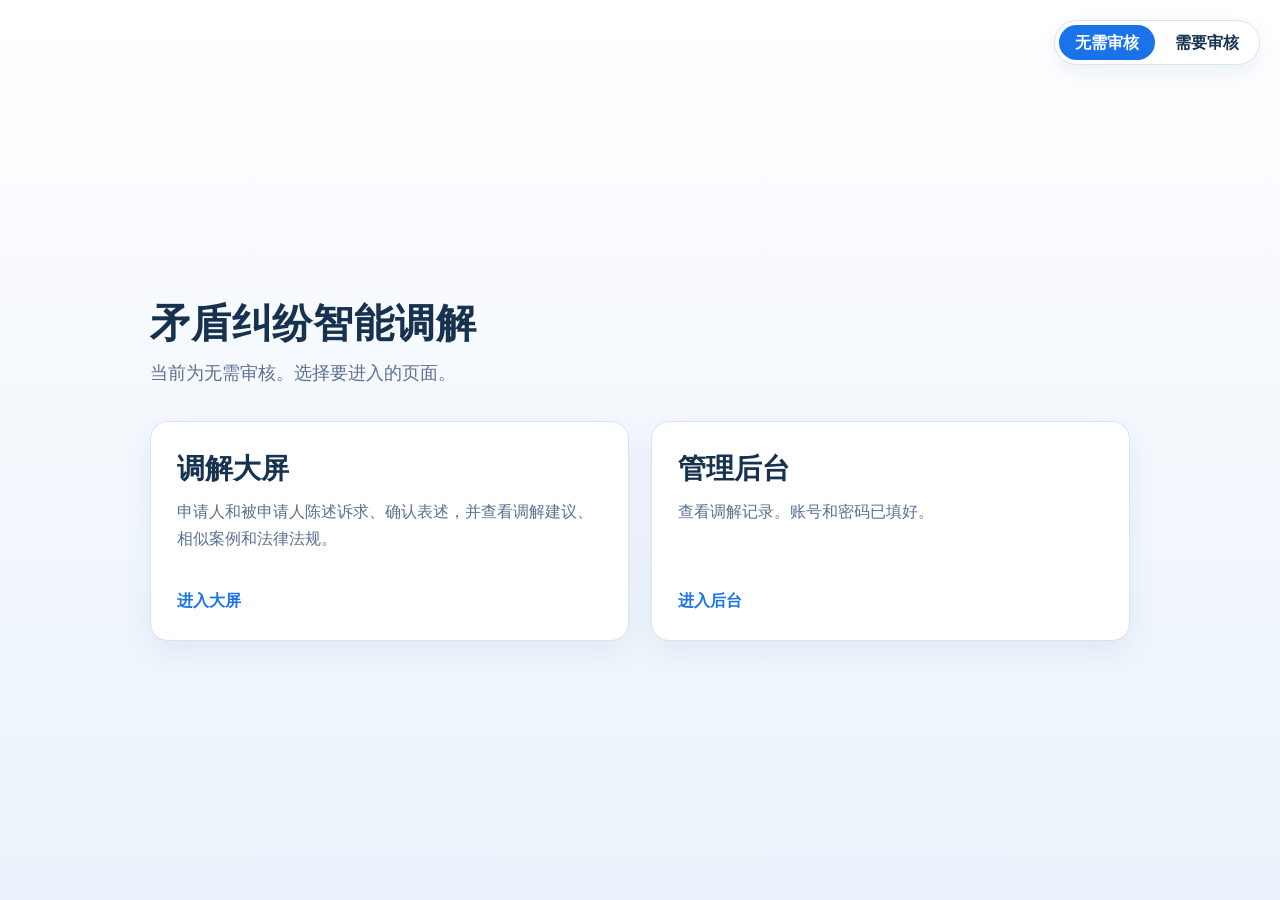
<file: index.html>
<!DOCTYPE html>
<html lang="zh-CN">
<head>
  <meta charset="utf-8">
  <meta name="viewport" content="width=device-width, initial-scale=1">
  <title>矛盾纠纷智能调解</title>
  <style>
    :root {
      --ink: #16324f;
      --muted: #5b7190;
      --line: #d5e3f2;
      --a: #1a73e8;
      --card: #ffffff;
      --sans: "PingFang SC", "Hiragino Sans GB", "Noto Sans SC", "Microsoft YaHei", sans-serif;
      --serif: "Iowan Old Style", Palatino, "Songti SC", "Noto Serif SC", serif;
    }
    * { box-sizing: border-box; }
    html, body { margin: 0; min-height: 100%; }
    body {
      font-family: var(--sans);
      color: var(--ink);
      background: linear-gradient(180deg, #ffffff 0%, #f4f8fd 48%, #eaf2fb 100%);
    }
    .switch {
      position: fixed;
      top: 20px;
      right: 20px;
      z-index: 2;
      display: flex;
      gap: 4px;
      padding: 4px;
      background: #fff;
      border: 1px solid var(--line);
      border-radius: 999px;
      box-shadow: 0 8px 20px rgba(22, 78, 140, 0.08);
    }
    .opt { position: relative; }
    .opt input {
      position: absolute;
      inset: 0;
      margin: 0;
      opacity: 0;
      cursor: pointer;
    }
    .opt span {
      display: block;
      padding: 8px 16px;
      border-radius: 999px;
      color: var(--ink);
      font-weight: 650;
      line-height: 1.2;
    }
    .opt:has(input:checked) span { background: var(--a); color: #fff; }
    .opt:has(input:focus-visible) span { outline: 3px solid var(--a); outline-offset: 2px; }
    .portal {
      min-height: 100vh;
      display: flex;
      flex-direction: column;
      justify-content: center;
      width: min(980px, calc(100% - 40px));
      margin: 0 auto;
      padding: 84px 0 48px;
    }
    h1 {
      margin: 0;
      font-family: var(--serif);
      font-size: 40px;
      font-weight: 650;
      letter-spacing: 0.02em;
    }
    .lead { margin: 10px 0 0; color: var(--muted); font-size: 18px; }
    .lead-review { display: none; }
    .entries {
      display: grid;
      grid-template-columns: 1fr 1fr;
      gap: 22px;
      margin-top: 36px;
    }
    .entries-review { display: none; }
    body:has(#mode-review:checked) .lead-record,
    body:has(#mode-review:checked) .entries-record { display: none; }
    body:has(#mode-review:checked) .lead-review { display: block; }
    body:has(#mode-review:checked) .entries-review { display: grid; }
    a.entry {
      display: flex;
      flex-direction: column;
      gap: 10px;
      min-height: 220px;
      padding: 28px 26px;
      text-decoration: none;
      color: inherit;
      background: var(--card);
      border: 1px solid var(--line);
      border-radius: 18px;
      box-shadow: 0 10px 28px rgba(22, 78, 140, 0.08);
    }
    a.entry:hover { border-color: var(--a); }
    a.entry:focus-visible { outline: 3px solid var(--a); outline-offset: 3px; }
    a.entry h2 {
      margin: 0;
      font-family: var(--serif);
      font-size: 28px;
      font-weight: 650;
    }
    a.entry p { margin: 0; color: var(--muted); line-height: 1.7; }
    a.entry span {
      margin-top: auto;
      color: var(--a);
      font-weight: 650;
    }
    @media (max-width: 800px) {
      .switch { top: 12px; right: 12px; }
      .opt span { padding: 8px 12px; }
      h1 { font-size: 32px; }
      .entries, body:has(#mode-review:checked) .entries-review { grid-template-columns: 1fr; }
      a.entry { min-height: 0; }
    }
  </style>
</head>
<body>
  <div class="switch" role="radiogroup" aria-label="页面版本">
    <label class="opt">
      <input id="mode-record" type="radio" name="mode" value="record" checked>
      <span>无需审核</span>
    </label>
    <label class="opt">
      <input id="mode-review" type="radio" name="mode" value="review">
      <span>需要审核</span>
    </label>
  </div>
  <main class="portal">
    <h1>矛盾纠纷智能调解</h1>
    <p class="lead lead-record">当前为无需审核。选择要进入的页面。</p>
    <p class="lead lead-review">当前为需要审核。选择要进入的页面。</p>
    <div class="entries entries-record">
      <a class="entry" href="record/index.html">
        <h2>调解大屏</h2>
        <p>申请人和被申请人陈述诉求、确认表述，并查看调解建议、相似案例和法律法规。</p>
        <span>进入大屏</span>
      </a>
      <a class="entry" href="record/admin.html">
        <h2>管理后台</h2>
        <p>查看调解记录。账号和密码已填好。</p>
        <span>进入后台</span>
      </a>
    </div>
    <div class="entries entries-review">
      <a class="entry" href="prototype/index.html">
        <h2>调解大屏</h2>
        <p>申请人和被申请人陈述诉求、确认表述。涉及具体金额的建议需先审核，通过后再展示。</p>
        <span>进入大屏</span>
      </a>
      <a class="entry" href="prototype/admin.html">
        <h2>管理后台</h2>
        <p>审核涉及赔偿金额的调解建议，并查看历史记录。账号和密码已填好。</p>
        <span>进入后台</span>
      </a>
    </div>
  </main>
</body>
</html>
</file>
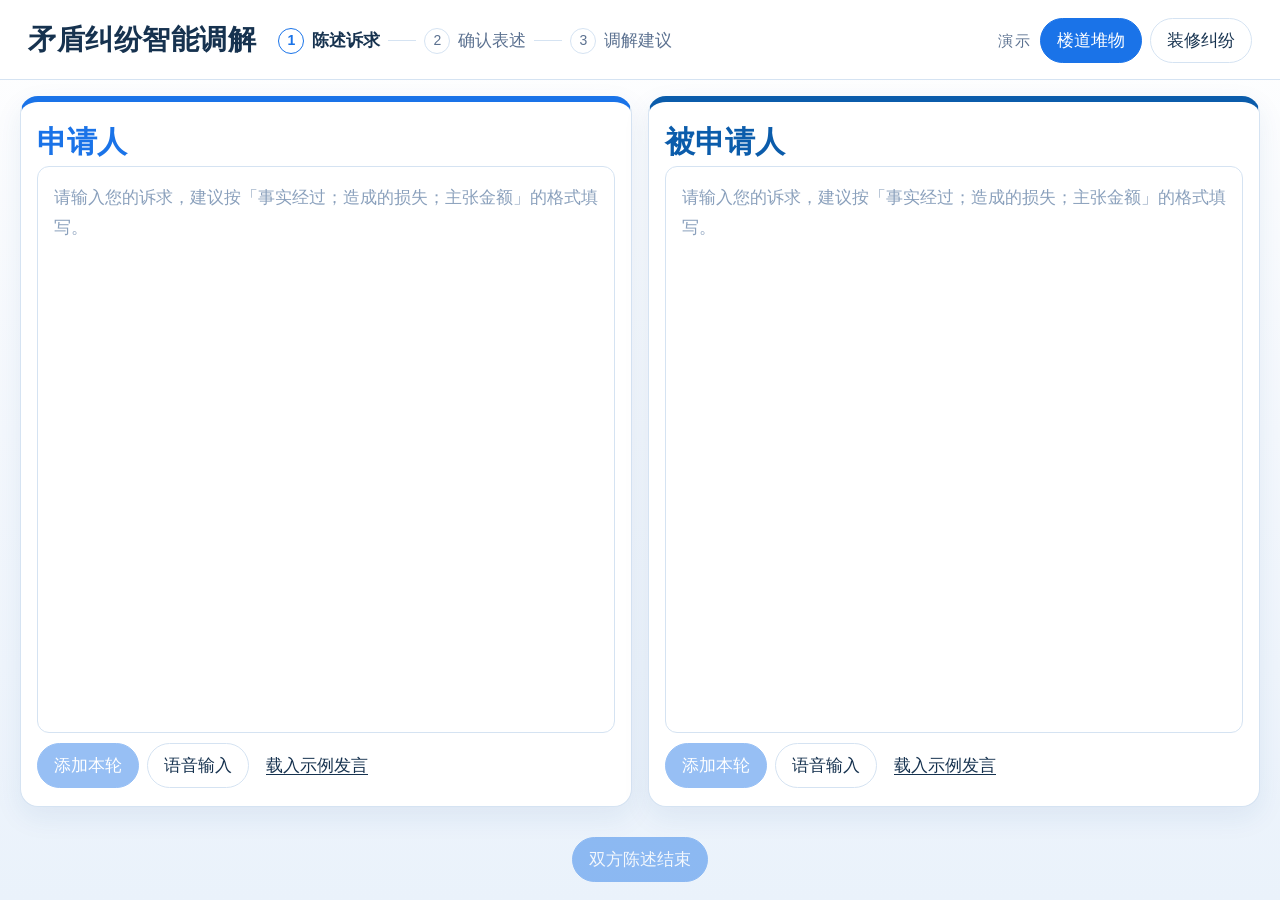
<file: prototype/index.html>
<!DOCTYPE html>
<html lang="zh-CN">
<head>
  <meta charset="utf-8">
  <meta name="viewport" content="width=device-width, initial-scale=1">
  <title>矛盾纠纷智能调解</title>
  <link rel="stylesheet" href="styles.css?v=14">
</head>
<body class="screen">
  <div id="app" class="app"></div>
  <script src="logic.js?v=2"></script>
  <script src="sample.js?v=3"></script>
  <script src="storage.js"></script>
  <script src="app.js?v=21"></script>
</body>
</html>
</file>
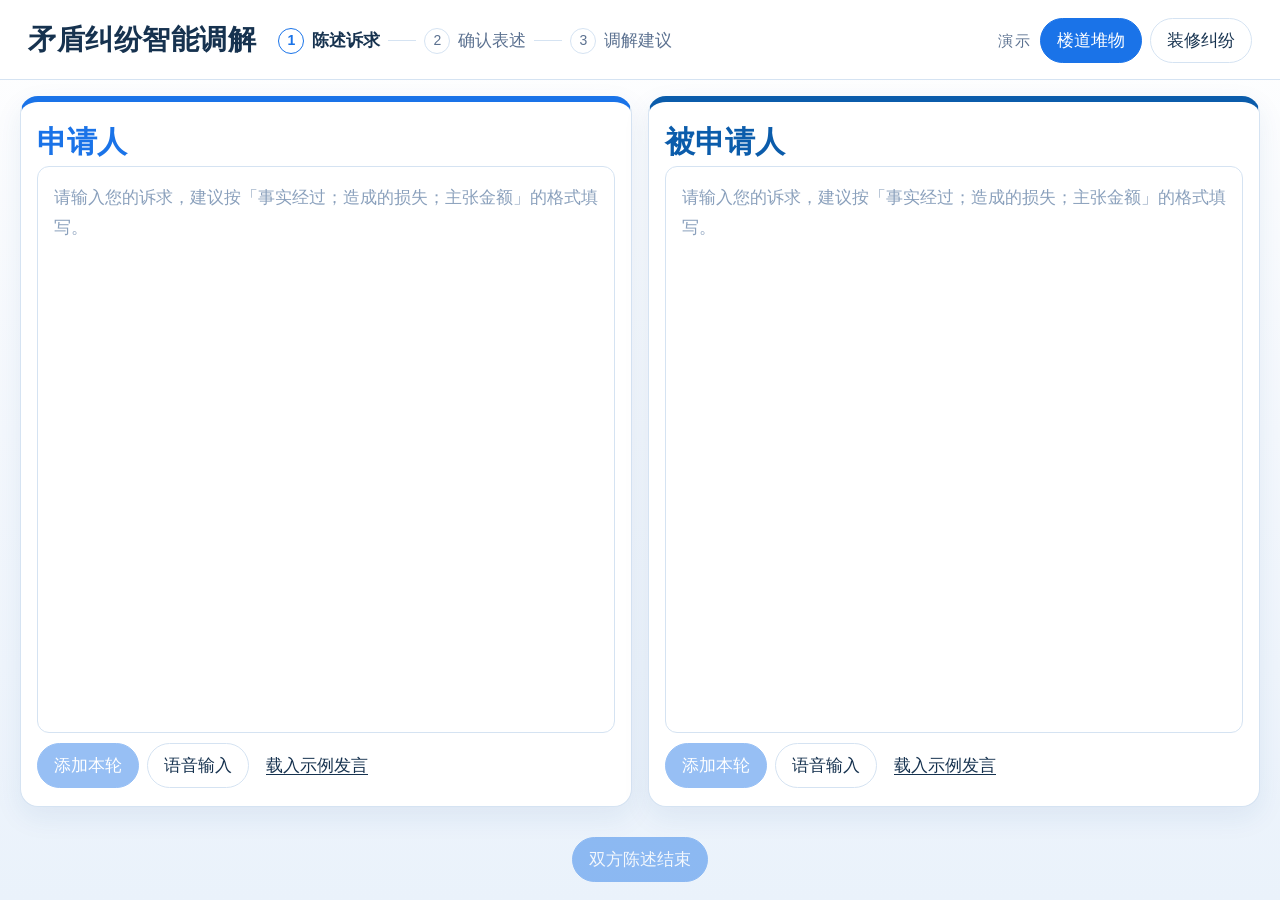
<file: record/index.html>
<!DOCTYPE html>
<html lang="zh-CN">
<head>
  <meta charset="utf-8">
  <meta name="viewport" content="width=device-width, initial-scale=1">
  <title>矛盾纠纷智能调解</title>
  <link rel="stylesheet" href="styles.css?v=14">
</head>
<body class="screen">
  <div id="app" class="app"></div>
  <script src="logic.js?v=2"></script>
  <script src="sample.js?v=3"></script>
  <script src="storage.js"></script>
  <script src="app.js?v=22"></script>
</body>
</html>
</file>
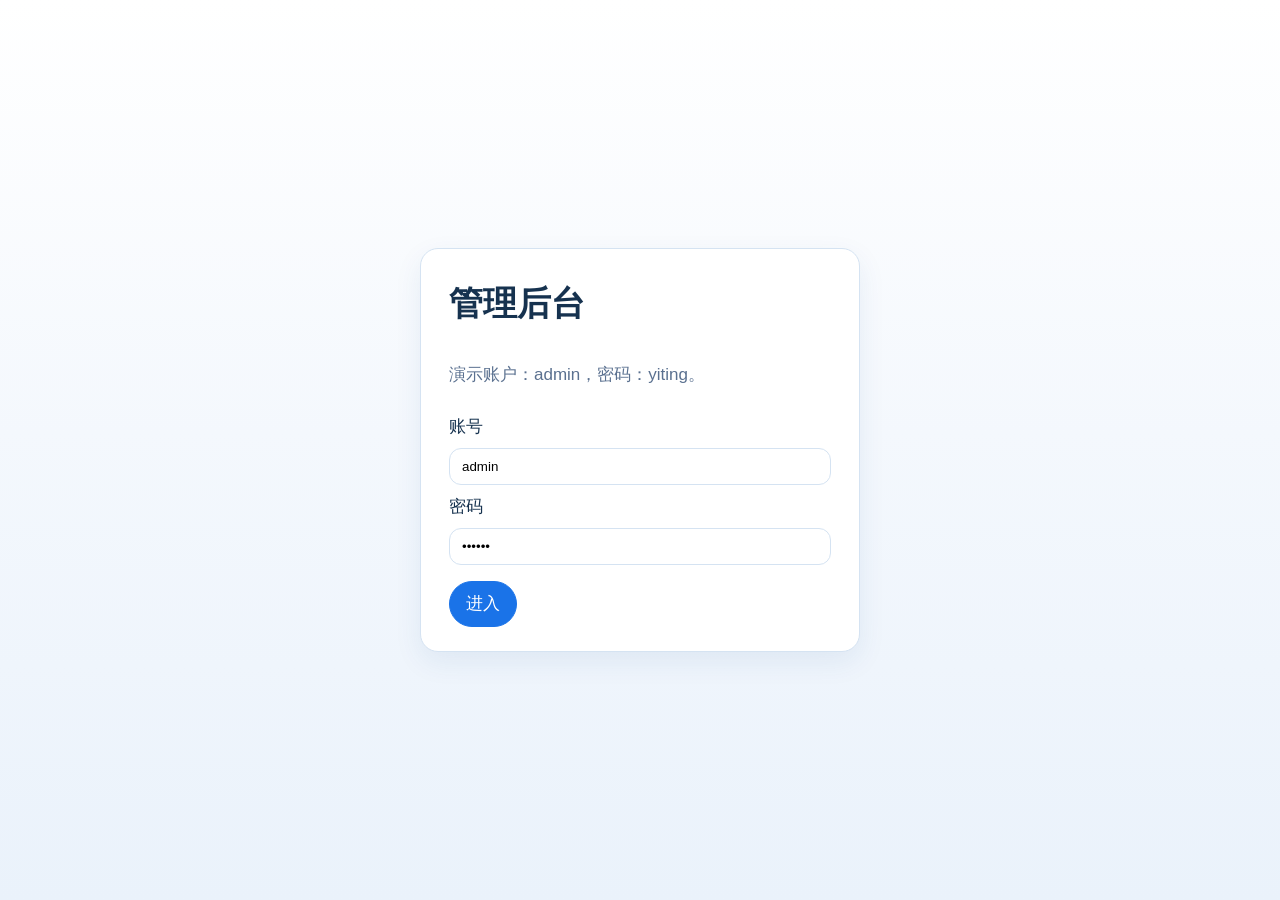
<file: prototype/admin.html>
<!DOCTYPE html>
<html lang="zh-CN">
<head>
  <meta charset="utf-8">
  <meta name="viewport" content="width=device-width, initial-scale=1">
  <title>矛盾纠纷智能调解 · 管理后台</title>
  <link rel="stylesheet" href="styles.css?v=14">
</head>
<body>
  <div id="app" class="app"></div>
  <script src="logic.js?v=2"></script>
  <script src="sample.js?v=3"></script>
  <script src="storage.js"></script>
  <script src="admin.js?v=20"></script>
</body>
</html>
</file>
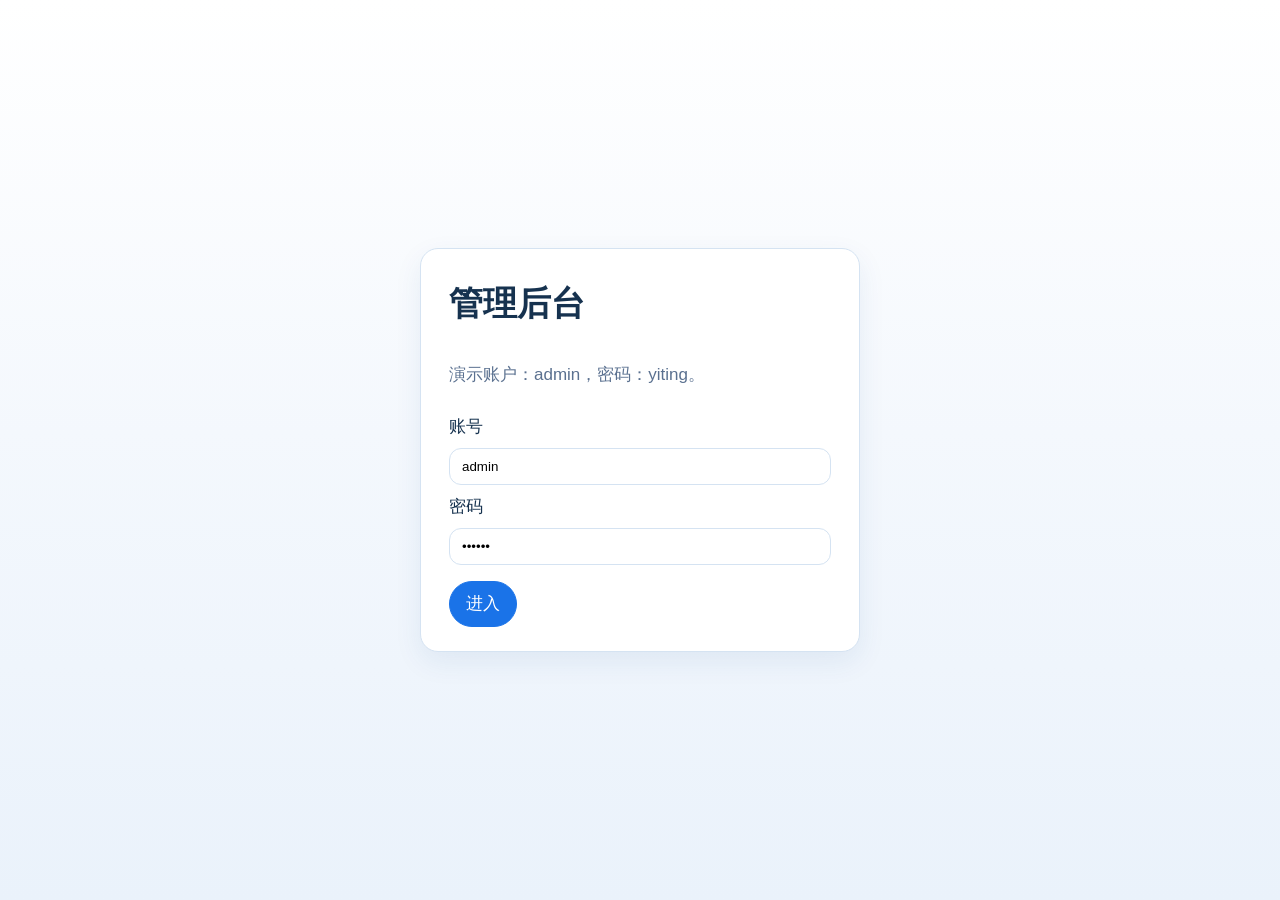
<file: record/admin.html>
<!DOCTYPE html>
<html lang="zh-CN">
<head>
  <meta charset="utf-8">
  <meta name="viewport" content="width=device-width, initial-scale=1">
  <title>矛盾纠纷智能调解 · 调解记录</title>
  <link rel="stylesheet" href="styles.css?v=14">
</head>
<body>
  <div id="app" class="app"></div>
  <script src="logic.js?v=2"></script>
  <script src="sample.js?v=3"></script>
  <script src="storage.js"></script>
  <script src="admin.js?v=21"></script>
</body>
</html>
</file>
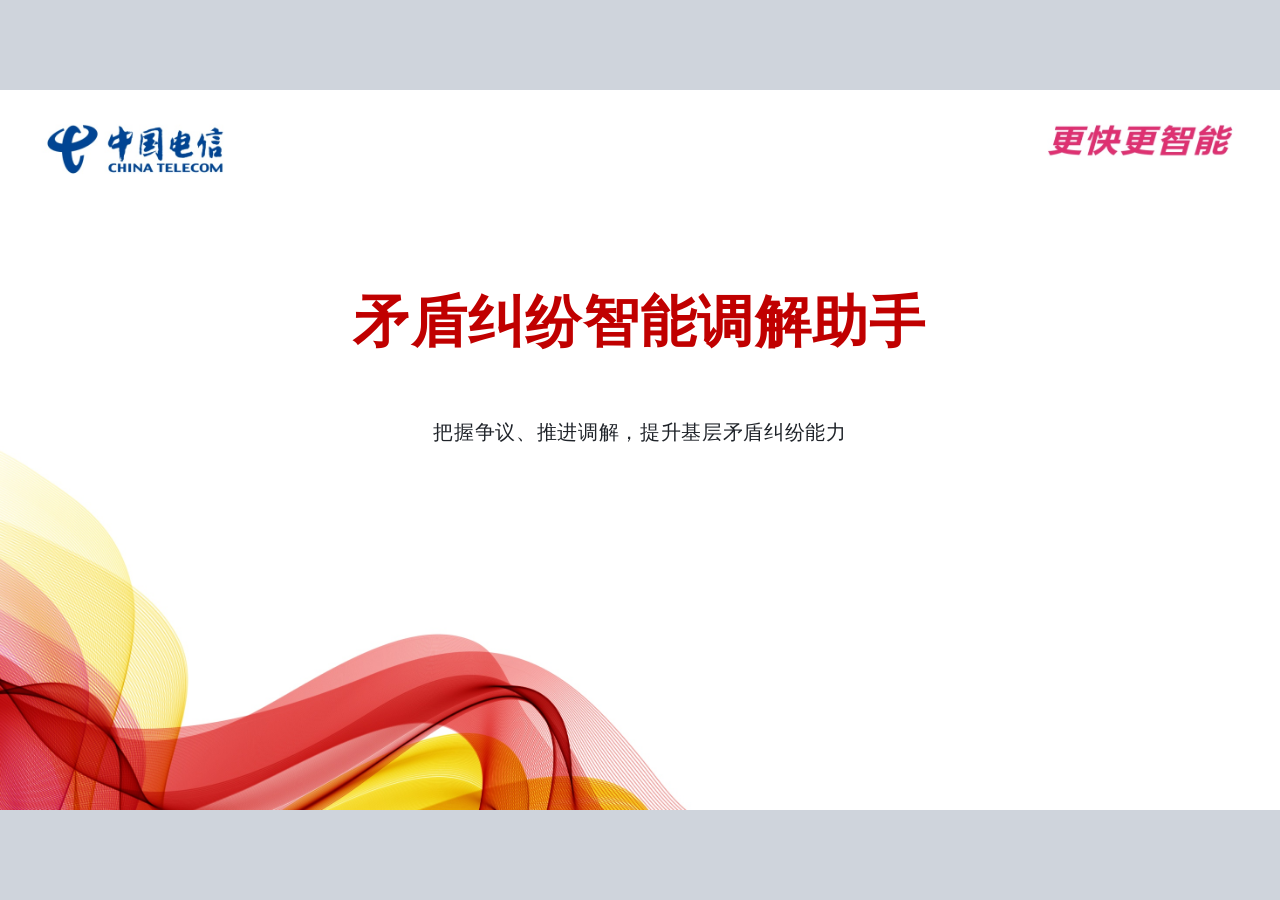
<file: 方案/矛盾纠纷智能调解助手.html>
<!DOCTYPE html>
<html lang="zh-CN">
<head>
<meta charset="UTF-8" />
<meta name="viewport" content="width=device-width, initial-scale=1" />
<title>矛盾纠纷智能调解助手</title>
<style>
  :root {
    --red: #C00000;
    --red-deep: #8E1212;
    --ink: #1F2329;
    --muted: #5E6772;
    --line: #E6E8EC;
    --gold: #E0A325;
    --paper: #ffffff;
  }
  * { box-sizing: border-box; }
  html, body { margin: 0; height: 100%; background: #cfd4dc; overflow: hidden; }
  body { font-family: "PingFang SC", "Hiragino Sans GB", "Microsoft YaHei", "Noto Sans SC", sans-serif; color: var(--ink); }
  #viewport { width: 100vw; height: 100vh; position: relative; }
  #deck {
    width: 1920px; height: 1080px; position: absolute; left: 50%; top: 50%;
    transform-origin: center center;
  }
  .slide {
    display: none; width: 1920px; height: 1080px; position: absolute; inset: 0;
    background: var(--paper); overflow: hidden;
  }
  .slide.on { display: block; }

  /* content chrome — matches template: red title, color bar, logo, page no. */
  .chrome {
    position: absolute; left: 54px; top: 22px; right: 36px; height: 92px;
    display: flex; align-items: center; justify-content: space-between; gap: 24px;
  }
  .chrome h2 {
    margin: 0; font-size: 44px; line-height: 1.15; font-weight: 700; color: var(--red);
    letter-spacing: 1px; white-space: nowrap;
  }
  .logo { height: 72px; width: auto; display: block; }
  .bar {
    position: absolute; left: 54px; top: 124px; width: 1810px; height: 12px;
    object-fit: cover; object-position: center;
  }
  .body { position: absolute; left: 64px; right: 64px; top: 168px; bottom: 78px; }
  .pageno {
    position: absolute; right: 56px; bottom: 26px;
    font-size: 22px; font-weight: 700; color: var(--red); letter-spacing: 1px;
  }

  /* nav */


  /* ===== 1 cover ===== */
  .cover {
    background: #fff url("ppt-assets/cover.jpg") center / cover no-repeat;
  }
  .cover .main {
    position: absolute; left: 80px; right: 80px; top: 300px;
    text-align: center;
  }
  .cover h1 {
    margin: 0; font-size: 84px; line-height: 1.15; font-weight: 700; color: var(--red);
    letter-spacing: 2px;
  }
  .cover .sub {
    margin: 96px 0 0; font-size: 30px; color: var(--ink); letter-spacing: 1px;
  }

  /* ===== 2 situation ===== */
  .scene {
    height: 100%;
    display: grid;
    grid-template-columns: 1fr 1fr;
    grid-template-rows: 1fr 1fr;
    gap: 20px;
  }
  .sc {
    background: #fff;
    border: 1px solid #f0e4df;
    padding: 16px 22px 16px;
    display: flex;
    flex-direction: column;
    min-height: 0;
    position: relative;
    overflow: hidden;
  }
  .sc::after {
    content: "";
    position: absolute; right: -30px; top: -36px;
    width: 120px; height: 120px; border-radius: 60px;
    border: 14px solid rgba(192,0,0,.06);
    pointer-events: none;
  }
  .sc-h { display: flex; align-items: center; gap: 12px; }
  .sc-h svg { width: 40px; height: 40px; flex: none; }
  .sc-h b { font-size: 30px; letter-spacing: 1px; }
  .sc-h em { margin-left: auto; font-style: normal; color: var(--red); font-weight: 700; font-size: 20px; letter-spacing: 1px; }
  .sc p { margin: 8px 0 0; font-size: 23px; line-height: 1.5; color: var(--ink); }
  .sc p.dim { color: #3e4650; margin-top: 6px; }
  .sc-fig {
    flex: 1;
    margin-top: 14px;
    min-height: 0;
    padding: 14px 16px;
    display: flex;
    flex-direction: column;
    justify-content: center;
    gap: 12px;
    background:
      repeating-linear-gradient(-18deg, transparent, transparent 6px, rgba(192,0,0,.07) 6px, rgba(192,0,0,.07) 7px),
      #faf6f4;
    border: 1px solid #f0e4df;
  }
  .sc-fig .mini { margin-top: 0; flex: 1; min-height: 0; }
  .figcap { display: flex; gap: 8px; }
  .figcap span {
    flex: 1; text-align: center; font-size: 14px; color: var(--ink);
    background: #fff; border-top: 2px solid var(--red); padding: 8px 2px;
  }
  .figcap span:nth-child(2) { border-top-color: #E04E2A; }
  .figcap span:nth-child(3) { border-top-color: var(--gold); }
  .bars { display: flex; align-items: flex-end; justify-content: space-around; height: 72px; padding: 0 12px; }
  .bars i { display: block; width: 36px; background: linear-gradient(#E0A325, #C00000); }
  .bars i:nth-child(1) { height: 46%; }
  .bars i:nth-child(2) { height: 70%; }
  .bars i:nth-child(3) { height: 100%; }
  .cite { font-size: 20px; line-height: 1.4; color: var(--ink); background: #fff; padding: 6px 8px; }
  .doms, .nodes, .tl, .states { display: flex; align-items: stretch; gap: 14px; height: 100%; }
  .doms div, .nodes span, .tl div, .states div {
    flex: 1; text-align: center; background: #faf6f4; border: 1px solid #f0e4df; padding: 12px 14px;
    display: flex; flex-direction: column; justify-content: center;
  }
  .doms b, .tl b { display: block; font-size: 22px; color: var(--red); }
  .doms div { text-align: left; justify-content: flex-start; }
  .doms span, .tl span, .nodes span, .states span { display: block; font-size: 19px; color: var(--muted); margin-top: 4px; line-height: 1.4; }
  .doms span { text-align: left; }
  .nodes span { padding: 12px 8px; font-size: 21px; color: var(--ink); background: #faf6f4; display: flex; align-items: center; justify-content: center; }
  .nodes i { flex: none; width: 28px; height: 2px; align-self: center; background: linear-gradient(90deg, var(--red), var(--gold)); }
  .tl { gap: 8px; }
  .tl div { padding: 12px 8px; }
  .tl .tl-line {
    flex: none; width: 22px; height: 2px; padding: 0; border: 0;
    background: var(--gold); align-self: center;
  }
  .states .bad { background: #fff; }
  .states .bad b { color: var(--muted); font-weight: 600; font-size: 21px; }
  .states .good { background: var(--red); border-color: var(--red); }
  .states .good b, .states .good span { color: #fff; }
  .states b { display: block; font-size: 22px; }
  .sjudge {
    grid-column: 3;
    grid-row: 1 / span 2;
    background:
      linear-gradient(165deg, rgba(192,0,0,.05) 0 1px, transparent 1px 14px),
      linear-gradient(75deg, rgba(224,163,37,.08) 0 1px, transparent 1px 16px),
      #fff;
    border: 1px solid #f0e4df;
    padding: 14px 14px 12px;
    display: flex;
    flex-direction: column;
    gap: 10px;
    min-height: 0;
  }
  .sjudge h3 { margin: 0; font-size: 28px; letter-spacing: 2px; color: var(--red); }
  .find { display: grid; grid-template-columns: 36px 1fr; gap: 10px; align-items: start; padding: 8px 0; border-bottom: 1px solid #f3e7e3; }
  .find svg { width: 32px; height: 32px; margin-top: 2px; }
  .find b { display: block; font-size: 24px; }
  .find span { display: block; margin-top: 3px; font-size: 20px; color: #3e4650; line-height: 1.45; }
  .policy {
    background: var(--red); color: #fff; padding: 14px 14px 12px;
    display: grid; grid-template-columns: 86px 1fr; gap: 12px; align-items: center;
  }
  .y2030 {
    width: 86px; height: 86px; border: 1.5px solid rgba(255,255,255,.7); border-radius: 43px;
    display: grid; place-items: center; text-align: center; line-height: 1.15;
  }
  .y2030 b { font-size: 22px; letter-spacing: 1px; }
  .y2030 span { display: block; font-size: 15px; opacity: .85; }
  .policy p { margin: 0; font-size: 20px; line-height: 1.45; }
  .room-note { margin: 0; font-size: 20px; line-height: 1.45; color: #3e4650; }
  .room {
    display: grid; grid-template-columns: 0.85fr 1.4fr 1.05fr; gap: 8px;
  }
  .room div { background: #fff; border: 1px solid #f0e4df; text-align: center; padding: 8px 2px; }
  .room b { display: block; font-size: 20px; color: var(--red); }
  .room span { display: block; margin-top: 4px; font-size: 18px; color: var(--muted); white-space: nowrap; }

  /* ===== 3 pains: four columns + red foot ===== */
  .pains { height: 100%; display: flex; flex-direction: column; }
  .pains .grid {
    flex: 1; display: grid; grid-template-columns: repeat(4, 1fr); gap: 36px;
    align-content: center; padding: 10px 8px 24px;
  }
  .pain { border-top: 8px solid var(--red); padding-top: 26px; }
  .pain:nth-child(2) { border-top-color: #E04E2A; }
  .pain:nth-child(3) { border-top-color: var(--gold); }
  .pain:nth-child(4) { border-top-color: var(--red-deep); }
  .pain b { display: block; font-size: 36px; letter-spacing: 2px; margin-bottom: 18px; }
  .pain span { display: block; font-size: 18px; line-height: 1.6; color: #3e4650; }
  .pains .foot {
    height: 92px; background: var(--red); color: #fff;
    display: flex; align-items: center; justify-content: center;
    font-size: 28px; letter-spacing: 1px;
  }

  /* ===== 4 position: red panel + spec list ===== */
  .pos { height: 100%; display: grid; grid-template-columns: 620px 1fr; gap: 48px; }
  .pos .side {
    background: var(--red); color: #fff; padding: 56px 48px;
    display: flex; flex-direction: column; justify-content: center;
  }
  .pos .side .k { font-size: 20px; letter-spacing: 3px; opacity: .85; }
  .pos .side h3 { margin: 18px 0 28px; font-size: 48px; line-height: 1.25; font-weight: 700; letter-spacing: 1px; }
  .pos .side li { font-size: 22px; line-height: 1.7; list-style: none; }
  .pos .side ul { margin: 0; padding: 0; }
  .pos .side .lead { margin: 22px 0 0; font-size: 16px; line-height: 1.6; opacity: .95; }
  .pos .specs { display: flex; flex-direction: column; justify-content: center; }
  .spec { display: grid; grid-template-columns: 140px 1fr; align-items: center; border-bottom: 1px solid var(--line); min-height: 120px; }
  .spec em { font-style: normal; color: var(--red); font-size: 22px; font-weight: 700; letter-spacing: 4px; }
  .spec b { display: block; font-size: 26px; font-weight: 600; }
  .spec small { display: block; margin-top: 6px; font-size: 16px; color: var(--muted); font-weight: 400; line-height: 1.45; }

  /* ===== 5 architecture ===== */
  .arch { height: 100%; display: flex; flex-direction: column; padding-top: 8px; }
  .principles { display: flex; gap: 22px; margin-bottom: 28px; }
  .principles span {
    flex: 1; text-align: center; font-size: 26px; font-weight: 700; color: var(--red);
    border: 1.5px solid var(--red); padding: 14px 0; letter-spacing: 3px; background: #fff;
  }
  .layers { flex: 1; display: flex; flex-direction: column; justify-content: space-between; gap: 16px; }
  .layer { display: grid; grid-template-columns: 280px 1fr; min-height: 108px; align-items: stretch; }
  .layer .name {
    display: grid; place-items: center; color: #fff; font-size: 30px; font-weight: 700; letter-spacing: 3px;
  }
  .layer .desc {
    display: flex; flex-direction: column; justify-content: center; padding: 14px 28px 14px 36px;
    font-size: 22px; background: #faf7f4; letter-spacing: 0; line-height: 1.45;
  }
  .layer .desc small { display: block; margin-top: 4px; font-size: 16px; color: var(--muted); }
  .layer:nth-child(1) .name { background: #8E1212; }
  .layer:nth-child(2) .name { background: var(--red); }
  .layer:nth-child(3) .name { background: #D3542A; }
  .layer:nth-child(4) .name { background: #C48812; }
  .techs {
    margin-top: 22px; display: flex; justify-content: space-between;
    border-top: 1px solid var(--line); padding-top: 18px;
  }
  .techs span { font-size: 22px; color: var(--muted); }
  .techs span::before { content: ""; display: inline-block; width: 8px; height: 8px; background: var(--gold); margin-right: 10px; vertical-align: 2px; }

  /* ===== merged positioning + architecture ===== */
  .fusion { height: 100%; display: flex; flex-direction: column; gap: 14px; }
  .fusion .who { font-size: 18px; line-height: 1.55; color: #3e4650; margin: 0; }
  .fusion .who b { color: var(--red); }
  .facts { display: grid; grid-template-columns: repeat(4, 1fr); gap: 14px; }
  .fact { background: #faf6f4; border-top: 4px solid var(--red); padding: 12px 14px 14px; }
  .fact:nth-child(2) { border-top-color: #E04E2A; }
  .fact:nth-child(3) { border-top-color: var(--gold); }
  .fact:nth-child(4) { border-top-color: var(--red-deep); }
  .fact em { font-style: normal; color: var(--red); font-size: 15px; font-weight: 700; letter-spacing: 2px; }
  .fact b { display: block; margin: 6px 0 4px; font-size: 20px; }
  .fact span { display: block; font-size: 15px; line-height: 1.5; color: #3e4650; }
  .fusion .principles { margin-bottom: 0; }
  .fusion .principles span { font-size: 20px; padding: 10px 8px; letter-spacing: 1px; }
  .fusion .principles small { display: block; margin-top: 4px; font-size: 14px; font-weight: 400; color: #3e4650; letter-spacing: 0; }
  .fusion .layers { gap: 10px; }
  .fusion .layer { min-height: 0; }
  .fusion .layer .name { font-size: 24px; }
  .fusion .layer .desc { font-size: 18px; padding: 10px 20px 10px 28px; }
  .fusion .techs { margin-top: 0; padding-top: 12px; }

  /* ===== 6 capabilities ===== */
  .cap { height: 100%; display: flex; flex-direction: column; justify-content: flex-start; padding-top: 36px; }
  .cap .lead { font-size: 26px; color: var(--ink); padding: 0 4px 28px; }
  .cap .lead b { color: var(--red); margin-right: 16px; font-size: 28px; }
  .outs { display: grid; grid-template-columns: repeat(3, 1fr); gap: 28px; }
  .out { background: #fbf8f6; padding: 32px 32px 36px; border-top: 6px solid var(--red); }
  .out:nth-child(2) { border-top-color: #E04E2A; }
  .out:nth-child(3) { border-top-color: var(--gold); }
  .out i { font-style: normal; font-size: 18px; letter-spacing: 3px; color: var(--gold); font-weight: 700; }
  .out h3 { margin: 16px 0 18px; font-size: 40px; color: var(--red); letter-spacing: 2px; }
  .out p { margin: 0; font-size: 18px; line-height: 1.65; color: #3e4650; }
  .pair {
    margin-top: 22px; display: grid; grid-template-columns: 1fr 1fr;
    border-top: 1px solid var(--line);
  }
  .pair div { padding: 20px 8px 0; font-size: 18px; line-height: 1.55; color: #3e4650; }
  .pair div + div { border-left: 1px solid var(--line); padding-left: 28px; }
  .pair b { color: var(--red); margin-right: 14px; }

  /* ===== 7 flow ===== */
  .flow { height: 100%; display: flex; flex-direction: column; justify-content: center; }
  .railwrap { position: relative; padding: 0 10px; }
  .rail {
    position: absolute; left: calc(100% / 10); width: calc(100% * 8 / 10);
    top: 40px; height: 12px; object-fit: fill;
  }
  .steps { position: relative; display: grid; grid-template-columns: repeat(5, 1fr); }
  .step { text-align: center; padding: 0 8px; }
  .step .dot {
    width: 92px; height: 92px; margin: 0 auto 22px; border-radius: 46px;
    background: #fff; border: 6px solid #fff; outline: 3px solid var(--red);
    color: var(--red); font-size: 32px; font-weight: 700;
    display: grid; place-items: center; position: relative; z-index: 1;
  }
  .step:nth-child(even) .dot { background: var(--red); color: #fff; outline-color: var(--gold); }
  .step h3 { margin: 0 0 10px; font-size: 28px; letter-spacing: 1px; }
  .step p { margin: 0; font-size: 16px; color: #3e4650; line-height: 1.5; }
  .flow .note {
    margin-top: 64px; text-align: center; font-size: 26px; color: var(--ink); letter-spacing: 1px;
  }
  .flow .note b { color: var(--red); font-weight: 700; }

  /* ===== 8 outcomes ===== */
  .effects { height: 100%; display: flex; flex-direction: column; justify-content: space-between; padding: 10px 0 6px; }
  .ef { display: grid; grid-template-columns: 420px 1fr; align-items: center; min-height: 168px; padding: 0 36px; }
  .ef h3 { margin: 0; font-size: 34px; letter-spacing: 1px; }
  .ef p { margin: 0; font-size: 20px; color: #3e4650; line-height: 1.55; }
  .ef:nth-child(2) { background: var(--red); }
  .ef:nth-child(2) h3, .ef:nth-child(2) p { color: #fff; }
  .ef:nth-child(1), .ef:nth-child(3) { background: #faf7f4; }
  .marks { display: grid; grid-template-columns: repeat(3, 1fr); gap: 22px; padding-top: 4px; }
  .marks div { background: #fff; border-top: 3px solid var(--red); padding: 12px 4px 0; }
  .marks b { display: block; font-size: 22px; color: var(--red); letter-spacing: 2px; margin-bottom: 6px; }
  .marks span { display: block; font-size: 16px; line-height: 1.5; color: #3e4650; }

  /* ===== pains with diagrams ===== */
  .need { height: 100%; display: flex; flex-direction: column; gap: 16px; }
  .ng { flex: 1; min-height: 0; display: grid; grid-template-columns: 1fr 1fr; grid-template-rows: 1fr 1fr; gap: 16px; }
  .nc {
    min-height: 0; background: #fff; border: 1px solid #f0e4df; overflow: hidden;
    display: flex; flex-direction: column; align-items: center; justify-content: center;
    text-align: center; padding: 22px 48px 20px;
  }
  .nc svg { width: 92px; height: 92px; }
  .nc .rule { width: 46px; height: 3px; margin: 14px 0 12px; background: var(--red); }
  .nc:nth-child(2) .rule { background: #E04E2A; }
  .nc:nth-child(3) .rule { background: var(--gold); }
  .nc:nth-child(4) .rule { background: var(--red-deep); }
  .nc em { font-style: normal; font-size: 14px; font-weight: 700; color: var(--red); letter-spacing: 1px; }
  .nc b { display: block; font-size: 36px; letter-spacing: 1px; }
  .nc p { margin: 12px 0 0; font-size: 26px; line-height: 1.55; color: #3e4650; }
  .need-foot {
    height: 60px; flex: none; background: var(--red); color: #fff;
    display: flex; align-items: center; justify-content: center; font-size: 26px; letter-spacing: 1px; }
  }
  .d-exp { width: 460px; height: 150px; display: flex; align-items: flex-end; gap: 12px; }
  .d-exp svg { flex: none; margin-bottom: 8px; }
  .d-exp .docs { flex: 1; height: 100%; display: flex; align-items: flex-end; gap: 8px; }
  .d-exp .docs div { flex: 1; background: #fff; border: 1.5px solid var(--red); padding: 8px 6px; display: flex; flex-direction: column; gap: 7px; }
  .d-exp .docs div:nth-child(2) { border-color: #E04E2A; }
  .d-exp .docs div:nth-child(3) { border-color: #C48812; }
  .d-exp .docs b { font-size: 13px; color: var(--red); text-align: center; }
  .d-exp .docs span { display: block; height: 4px; background: #f0d2cb; }
  .d-exp .docs div:nth-child(2) span { width: 72%; background: #f3d2c4; }
  .d-exp .docs div:nth-child(3) span { width: 48%; background: #f0e0bc; }
  .d-split { width: 100%; display: flex; align-items: center; gap: 8px; }
  .d-split div { flex: 1; background: #fff; border: 1.5px dashed #C00000; text-align: center; padding: 22px 4px; }
  .d-split b { display: block; font-size: 20px; color: var(--red); white-space: nowrap; }
  .d-split small { display: block; margin-top: 6px; font-size: 13px; color: #5e6772; }
  .d-split em { font-style: normal; color: var(--gold); font-size: 26px; font-weight: 700; line-height: 1; }
  .d-miss { width: 100%; display: flex; align-items: center; }
  .d-miss div { flex: 1; text-align: center; background: #fff; border: 1.5px solid var(--red); padding: 16px 8px; color: var(--red); }
  .d-miss b { display: block; font-size: 18px; white-space: nowrap; }
  .d-miss small { display: block; margin-top: 4px; font-size: 12px; }
  .d-miss i { width: 14px; height: 2px; background: var(--gold); flex: none; }
  .d-miss i.dash { background: transparent; border-top: 2px dashed #c5cad3; height: 0; }
  .d-miss .off { border-style: dashed; border-color: #c5cad3; color: #8b939e; background: transparent; }
  .d-miss .man { background: var(--red); color: #fff; border-color: var(--red); }
  .d-load { width: 220px; display: flex; flex-direction: column; align-items: center; gap: 6px; }
  .d-load span { background: #fff; border: 1.5px solid var(--red); text-align: center; padding: 9px 0; font-size: 15px; font-weight: 700; }
  .d-load span:nth-child(1) { width: 100%; }
  .d-load span:nth-child(2) { width: 82%; border-color: #E04E2A; }
  .d-load span:nth-child(3) { width: 64%; border-color: #C48812; }
  .d-load b { margin-top: 4px; width: 48%; background: var(--red); color: #fff; text-align: center; font-size: 14px; padding: 8px 0; }

  /* ===== positioning + architecture ===== */
  .archx { height: 100%; display: grid; grid-template-columns: 600px 1fr; gap: 22px; }
  .loc {
    min-height: 0; display: flex; flex-direction: column;
    background:
      linear-gradient(165deg, rgba(192,0,0,.05) 0 1px, transparent 1px 14px),
      #fff;
    border: 1px solid #f0e4df; padding: 20px 20px 16px;
  }
  .loc .k { color: var(--red); font-weight: 700; letter-spacing: 3px; font-size: 20px; }
  .loc h3 { margin: 8px 0 10px; font-size: 34px; letter-spacing: 1px; }
  .loc .lead { margin: 0; font-size: 24px; line-height: 1.55; color: #3e4650; }
  .loc .lead b { color: var(--red); }
  .board { flex: 1; min-height: 0; margin-top: 18px; display: flex; flex-direction: column; align-items: center; justify-content: center; gap: 28px; }
  .screen-ico { text-align: center; }
  .screen-ico svg { width: 84px; height: 64px; }
  .screen-ico b { display: block; margin-top: 8px; font-size: 24px; letter-spacing: 2px; }
  .screen-ico span { display: block; margin-top: 4px; font-size: 20px; color: #5e6772; }
  .cast { width: 100%; display: grid; grid-template-columns: repeat(3, 1fr); gap: 18px; }
  .cast div { text-align: center; }
  .cast svg { width: 64px; height: 64px; }
  .cast b { display: block; margin-top: 8px; font-size: 22px; }
  .cast span { display: block; margin-top: 2px; font-size: 20px; color: #5e6772; }
  .screenbox { background: #fff; border: 1px solid #eadfd8; box-shadow: 0 10px 0 rgba(192,0,0,.05); }
  .sbar { background: var(--red); color: #fff; text-align: center; letter-spacing: 3px; font-size: 16px; padding: 8px 0; }
  .panes { display: grid; grid-template-columns: repeat(3, 1fr); }
  .panes div { text-align: center; padding: 20px 6px 18px; border-right: 1px solid #f3e6e1; }
  .panes div:last-child { border-right: 0; }
  .panes b { display: block; color: var(--red); font-size: 16px; }
  .panes span { display: block; margin-top: 4px; font-size: 13px; color: #5e6772; }
  .roles3 { display: grid; grid-template-columns: repeat(3, 1fr); gap: 10px; }
  .roles3 div { background: #faf6f4; border: 1px solid #f0e4df; text-align: center; padding: 16px 6px 14px; }
  .roles3 i {
    display: grid; place-items: center; width: 40px; height: 40px; margin: 0 auto 8px;
    border-radius: 20px; border: 1.5px solid var(--red); color: var(--red); font-style: normal; font-weight: 700;
  }
  .roles3 .host { background: #fff; border-color: var(--red); }
  .roles3 .host i { background: var(--red); color: #fff; }
  .roles3 b { display: block; font-size: 17px; }
  .roles3 span { display: block; margin-top: 4px; font-size: 13px; color: #5e6772; line-height: 1.4; }
  .inbits { display: flex; gap: 8px; }
  .inbits span { flex: 1; text-align: center; border: 1px solid var(--red); color: var(--red); font-size: 15px; padding: 7px 0; background: #fff; }
  .stack { min-height: 0; display: flex; flex-direction: column; gap: 12px; }
  .prins { display: grid; grid-template-columns: repeat(3, 1fr); gap: 10px; }
  .prins div { border: 1.5px solid var(--red); background: #fff; padding: 10px 12px 11px; }
  .prins b { display: block; color: var(--red); font-size: 24px; letter-spacing: 1px; }
  .prins span { display: block; margin-top: 4px; font-size: 20px; line-height: 1.45; color: #3e4650; }
  .lvls { flex: 1; min-height: 0; display: flex; flex-direction: column; gap: 10px; position: relative; }
  .lvls::before {
    content: ""; position: absolute; left: 28px; top: 22px; bottom: 22px; width: 2px;
    background: linear-gradient(#C00000, #E0A325);
  }
  .lvl {
    flex: 1; display: grid; grid-template-columns: 56px 1fr; gap: 8px; align-items: center;
    background: #faf6f4; border: 1px solid #f0e4df; padding: 8px 14px 8px 8px;
  }
  .lvl .n {
    width: 40px; height: 40px; margin-left: 4px; border-radius: 20px; background: var(--red); color: #fff;
    display: grid; place-items: center; font-weight: 700; font-size: 14px; position: relative; z-index: 1;
  }
  .lvl:nth-child(2) .n { background: #E04E2A; }
  .lvl:nth-child(3) .n { background: #C48812; }
  .lvl:nth-child(4) .n { background: #8E1212; }
  .lvl > div:last-child { display: grid; grid-template-columns: 52px minmax(0, 1fr) auto; gap: 14px; align-items: center; }
  .lvl h3 { margin: 0 0 4px; font-size: 26px; letter-spacing: 1px; }
  .lvl p { margin: 0; font-size: 22px; line-height: 1.45; color: #3e4650; }
  .lvl .mk { width: 52px; height: 52px; }
  .caps { display: flex; flex-direction: column; justify-content: center; gap: 6px; }
  .caps span {
    display: block; font-size: 18px; font-weight: 700; color: var(--red); letter-spacing: 0;
    background: #fff; border: 1.5px solid var(--red); padding: 6px 10px; text-align: center; white-space: nowrap;
  }

  /* ===== capability + flow ===== */
  .work {
    height: 100%;
    display: grid;
    grid-template-rows: 0.9fr 1.15fr auto;
    row-gap: 24px;
    align-items: stretch;
  }
  .blk { display: flex; flex-direction: column; justify-content: center; gap: 16px; min-height: 0; }
  .work .trio { flex: none; }
  .kicker {
    flex: none; display: flex; align-items: center; gap: 12px;
    margin: 0; font-size: 22px; font-weight: 700; color: var(--red); letter-spacing: 2px;
  }
  .kicker::before { content: ""; width: 8px; height: 22px; background: var(--red); }
  .kicker::after { content: ""; flex: 1; height: 1px; background: #f0e4df; }
  .wflow { position: relative; flex: none; }
  .wflow .rail {
    position: absolute; left: calc(100% / 10); width: calc(100% * 8 / 10);
    top: 27px; height: 3px; border-radius: 2px;
    background: linear-gradient(90deg, #C00000 0%, #E0A325 50%, #C00000 100%);
  }
  .wsteps { position: relative; display: grid; grid-template-columns: repeat(5, 1fr); }
  .wstep { text-align: center; padding: 0 8px; }
  .wdot {
    width: 58px; height: 58px; margin: 0 auto 8px; border-radius: 29px;
    background: #fff; border: 5px solid #fff; outline: 3px solid var(--red);
    color: var(--red); font-size: 22px; font-weight: 700;
    display: grid; place-items: center; position: relative; z-index: 1;
  }
  .wstep:nth-child(even) .wdot { background: var(--red); color: #fff; outline-color: var(--gold); }
  .wstep h3 { margin: 0 0 4px; font-size: 26px; letter-spacing: 1px; }
  .wstep p { margin: 0; font-size: 21px; line-height: 1.4; color: #3e4650; }
  .engine {
    flex: none; display: grid; grid-template-columns: 150px 1fr; gap: 8px 18px; align-items: center;
    background: #faf6f4; border-left: 6px solid var(--red); padding: 12px 18px;
  }
  .engine b { font-size: 30px; color: var(--red); letter-spacing: 1px; }
  .engine p { margin: 0; font-size: 23px; line-height: 1.5; color: #3e4650; }
  .work .trio { flex: none; min-height: 0; display: grid; grid-template-columns: repeat(3, 1fr); gap: 28px; align-items: center; }
  .ocard {
    min-height: 0; background: #fff; padding: 8px 28px 4px;
    display: flex; flex-direction: column; align-items: center; justify-content: center; text-align: center;
  }
  .ocard svg { width: 86px; height: 86px; }
  .ocard .rule { width: 42px; height: 3px; margin: 12px 0 10px; background: var(--red); }
  .ocard:nth-child(2) .rule { background: #E04E2A; }
  .ocard:nth-child(3) .rule { background: var(--gold); }
  .ocard h3 { margin: 0 0 10px; font-size: 34px; color: var(--red); letter-spacing: 1px; }
  .ocard p { margin: 0; font-size: 24px; line-height: 1.55; color: #3e4650; }
  .support { flex: none; display: grid; grid-template-columns: 1fr 1fr; gap: 14px; }
  .support div { background: #fff; border: 1px solid #f0e4df; border-top: 3px solid var(--red); padding: 14px 18px; font-size: 22px; line-height: 1.5; color: #3e4650; }
  .support div + div { border-top-color: var(--gold); }
  .support b { color: var(--red); margin-right: 10px; }

  /* ===== advantages + outcomes ===== */
  .gain { height: 100%; display: flex; flex-direction: column; gap: 36px; }
  .gain section { min-height: 0; display: flex; flex-direction: column; gap: 16px; }
  .gain section:first-child { flex: 1 1 auto; }
  .gain .effects {
    flex: 0 0 auto; height: auto; justify-content: flex-start; gap: 16px; padding: 0;
  }
  .gain .row {
    flex: 1 1 auto; min-height: 0;
    display: grid; grid-template-columns: repeat(3, 1fr); grid-template-rows: minmax(0, 1fr); gap: 22px;
    align-items: stretch;
  }
  .gain article {
    height: 100%; min-height: 0; background: #fff; border: 1px solid #f0e4df; border-top: 5px solid var(--red);
    padding: 20px 28px 18px;
    display: flex; flex-direction: column; align-items: center; justify-content: center;
    text-align: center; overflow: hidden;
  }
  .gain article:nth-child(2) { border-top-color: #E04E2A; }
  .gain article:nth-child(3) { border-top-color: var(--gold); }
  .gain article > svg { width: 72px; height: 72px; }
  .gain article .rule { width: 42px; height: 3px; margin: 10px 0 8px; background: var(--red); }
  .gain article:nth-child(2) .rule { background: #E04E2A; }
  .gain article:nth-child(3) .rule { background: var(--gold); }
  .gain article h3 { margin: 0; font-size: 32px; letter-spacing: 1px; }
  .gain article > p { margin: 10px 0 0; font-size: 22px; line-height: 1.55; color: #3e4650; }
  .effects .band {
    display: grid; grid-template-columns: repeat(3, 1fr);
    background: #faf6f4; border-left: 6px solid var(--red); padding: 22px 6px;
  }
  .effects .band div { padding: 2px 28px; }
  .effects .band div + div { border-left: 1px solid #eadfd8; }
  .effects .band b { display: block; font-size: 26px; letter-spacing: 1px; color: var(--red); }
  .effects .band span { display: block; margin-top: 8px; font-size: 22px; line-height: 1.55; color: #3e4650; }
  .gfig {
    flex: 1; margin-top: 12px; display: flex; align-items: stretch; gap: 10px;
    background:
      repeating-linear-gradient(-18deg, transparent, transparent 7px, rgba(192,0,0,.05) 7px, rgba(192,0,0,.05) 8px),
      #faf6f4;
    border: 1px solid #f0e4df; padding: 12px;
  }
  .gfig div {
    flex: 1; background: #fff; border: 1px solid #eadfd8; border-top: 3px solid var(--red);
    padding: 12px 10px; display: flex; flex-direction: column; justify-content: center;
  }
  .gfig div:nth-child(2) { border-top-color: #E04E2A; }
  .gfig div:nth-child(3), .gfig .to { border-top-color: var(--gold); }
  .gfig b { display: block; font-size: 18px; color: var(--red); text-align: center; }
  .gfig ul { margin: 8px 0 0; padding: 0; list-style: none; }
  .gfig li { font-size: 14px; line-height: 1.55; color: #3e4650; padding-left: 12px; position: relative; }
  .gfig li::before { content: ""; position: absolute; left: 0; top: 0.55em; width: 5px; height: 5px; background: var(--gold); }
  .gfig i { width: 26px; height: 3px; background: linear-gradient(90deg, var(--red), var(--gold)); flex: none; align-self: center; }
  .mark h3 { margin: 0; font-size: 34px; color: var(--red); letter-spacing: 2px; }
  .mpills { margin-top: 16px; display: flex; gap: 8px; }
  .mpills span { flex: 1; text-align: center; background: #fff; border-top: 2px solid var(--red); padding: 12px 4px; font-size: 15px; }

  /* ===== 9 demo ===== */
  .demo { height: 100%; display: flex; align-items: center; justify-content: center; background: #111; }
  .demo video { width: 100%; height: 100%; object-fit: contain; background: #111; }

  /* ===== 10 thanks ===== */
  .thanks { background: #fff; }
  .thanks .logo-lg { position: absolute; left: 56px; top: 28px; height: 92px; width: auto; }
  .thanks .ribbon {
    position: absolute; right: 0; bottom: 0; width: 980px; height: auto; pointer-events: none;
  }
  .thanks .center {
    position: absolute; left: 80px; top: 340px; width: 1100px;
  }
  .thanks h1 {
    margin: 0; font-size: 108px; color: var(--red); font-weight: 700; letter-spacing: 18px;
  }
  .thanks .line { width: 180px; height: 8px; margin: 28px 0; object-fit: cover; display: block; }
  .thanks .who { font-size: 32px; letter-spacing: 2px; }
  .thanks .contact { margin-top: 40px; font-size: 26px; color: var(--ink); display: flex; align-items: flex-end; gap: 12px; }
  .thanks .contact b { font-weight: 600; }
  .thanks .contact i {
    display: inline-block; width: 200px; border-bottom: 1.5px solid #c5cad3; margin-right: 28px; height: 28px;
  }
  .thanks .pageno { display: none; }
</style>
</head>
<body>
<div id="viewport">
  <div id="deck">

    <section class="slide cover on">
      <div class="main">
        <h1>矛盾纠纷智能调解助手</h1>
        <p class="sub">把握争议、推进调解，提升基层矛盾纠纷能力</p>
      </div>
    </section>

    <section class="slide">
      <header class="chrome">
        <h2>基层矛盾化解面临的形势</h2>
        <img class="logo" src="ppt-assets/logo.png" alt="中国电信" />
      </header>
      <img class="bar" src="ppt-assets/bar.jpg" alt="" />
      <div class="body">
        <div class="scene">
          <article class="sc">
            <div class="sc-h">
              <svg viewBox="0 0 40 40" fill="none" aria-hidden="true"><circle cx="20" cy="20" r="15" stroke="#C00000" stroke-width="1.6"/><path d="M20 8v24M8 20h24M12 12l16 16M28 12L12 28" stroke="#E0A325" stroke-width="1.2"/></svg>
              <b>纠纷领域更复杂</b><em>01</em>
            </div>
            <p>经济、民事、家庭等领域的问题日益复杂化，合同赔偿、邻里租赁、婚姻赡养等纠纷相互交织。</p>
            <p class="dim">调解员既要具备法律知识，又要依靠复合经验，<br>一人承担事实梳理、法律释明和方案形成，专业性与公平性难以稳定保障。</p>
            <div class="sc-fig">
              <div class="mini doms">
                <div><b>经济</b><span>合同履行、损害赔偿、劳动报酬等争议持续增多。</span></div>
                <div><b>民事</b><span>邻里关系、房屋租赁、财物损害是基层调解的常见类型。</span></div>
                <div><b>家庭</b><span>婚姻、赡养、抚养等问题，更需要当面把事实和诉求说清。</span></div>
              </div>
            </div>
          </article>
          <article class="sc">
            <div class="sc-h">
              <svg viewBox="0 0 40 40" fill="none" aria-hidden="true"><rect x="7" y="10" width="26" height="18" rx="2" stroke="#C00000" stroke-width="1.6"/><path d="M12 28v3h16v-3M16 16h8M16 21h5" stroke="#E0A325" stroke-width="1.4"/></svg>
              <b>技术条件已形成</b><em>02</em>
            </div>
            <p>互联网、大数据和人工智能的发展，为在线纠纷解决提供了技术支撑，使智能化、自动化的纠纷处理成为可能。</p>
            <p class="dim">大数据汇聚案件与法规信息，AI模型识别纠纷类型、归集关键要点，并辅助形成处理方案。</p>
            <div class="sc-fig">
              <div class="mini nodes">
                <span>互联网</span><i></i><span>大数据</span><i></i><span>AI模型</span>
              </div>
              <div class="cite">互联网汇聚信息，大数据支撑分析，AI模型识别类型并生成方案。</div>
            </div>
          </article>
          <article class="sc">
            <div class="sc-h">
              <svg viewBox="0 0 40 40" fill="none" aria-hidden="true"><path d="M12 8h16v24H12z" stroke="#C00000" stroke-width="1.6"/><path d="M16 14h8M16 19h8M16 24h5" stroke="#E0A325" stroke-width="1.4"/></svg>
              <b>政策路径已明确</b><em>03</em>
            </div>
            <p>2022年12月9日，最高人民法院发布《关于规范和加强人工智能司法应用的意见》，明确人工智能司法应用的辅助原则。</p>
            <p class="dim">意见提出到2030年建成具有规则引领和应用示范效应的司法人工智能技术应用和理论体系。加强人工智能在调解中的应用，是数字化法治和基层治理现代化的共同要求。</p>
            <div class="sc-fig">
              <div class="mini tl">
                <div><b>2022</b><span>意见发布，明确辅助原则</span></div>
                <div class="tl-line"></div>
                <div><b>辅助</b><span>智能贯穿调解全过程</span></div>
                <div class="tl-line"></div>
                <div><b>2030</b><span>建成应用和理论体系</span></div>
              </div>
            </div>
          </article>
          <article class="sc">
            <div class="sc-h">
              <svg viewBox="0 0 40 40" fill="none" aria-hidden="true"><path d="M8 20h10M22 20h10" stroke="#C00000" stroke-width="1.6"/><circle cx="20" cy="20" r="3" stroke="#E0A325" stroke-width="1.6"/><path d="M14 12l-4 8 4 8M26 12l4 8-4 8" stroke="#C00000" stroke-width="1.4"/></svg>
              <b>调解融合仍不足</b><em>04</em>
            </div>
            <p>人民法院在线调解平台，以及地方的线上多元化解平台、智慧云调解，多由调解员依据当事人提供的事实和材料进行人工调解。</p>
            <p class="dim">智能化主要体现在线上送达、线上调解等便利手段，人工智能尚未实质参与纠纷解决过程。</p>
            <div class="sc-fig">
              <div class="mini states">
                <div class="bad"><b>当前</b><span>线上流转为主，实质调解仍由人工完成</span></div>
                <div class="good"><b>所需</b><span>智能贯穿调解过程，并实质参与方案形成</span></div>
              </div>
              <div class="cite">事实梳理、法律释明和方案形成仍主要靠人工完成，便利手段替代不了实质参与。</div>
            </div>
          </article>
        </div>
      </div>
      <div class="pageno">02</div>
    </section>

    <section class="slide">
      <header class="chrome">
        <h2>当前痛点</h2>
        <img class="logo" src="ppt-assets/logo.png" alt="中国电信" />
      </header>
      <img class="bar" src="ppt-assets/bar.jpg" alt="" />
      <div class="body">
        <div class="need">
          <div class="ng">
            <article class="nc">
              <svg viewBox="0 0 88 88" aria-hidden="true"><circle cx="44" cy="26" r="14" fill="#C00000"/><path d="M16 74c4-20 12-30 28-30s24 10 28 30" fill="#C00000"/></svg>
              <i class="rule"></i>
              <b>经验依赖</b>
              <p>调解依赖法律知识，也依赖复合经验。基层解纷长期以个人经验为主，方案的一致性、专业性与公平性难以稳定保障。</p>
            </article>
            <article class="nc">
              <svg viewBox="0 0 88 88" aria-hidden="true"><circle cx="24" cy="30" r="14" fill="#C00000"/><circle cx="64" cy="26" r="11" fill="#E04E2A"/><circle cx="46" cy="62" r="14" fill="#E0A325"/></svg>
              <i class="rule"></i>
              <b>资源分散</b>
              <p>法条对照、类案查找、要点归纳分散进行，重复劳动较多，优质解纷资源难以高效配置和共享。</p>
            </article>
            <article class="nc">
              <svg viewBox="0 0 88 88" aria-hidden="true"><rect x="16" y="18" width="56" height="40" rx="4" fill="none" stroke="#C00000" stroke-width="3"/><path d="M32 70h24" stroke="#C00000" stroke-width="3" stroke-linecap="round"/><circle cx="44" cy="38" r="8" fill="none" stroke="#E0A325" stroke-width="2.4" stroke-dasharray="3 3"/></svg>
              <i class="rule"></i>
              <b>智能缺位</b>
              <p>现有在线调解多由调解员依据上传材料开展人工调解。智能化主要体现在线上流转，尚未实质参与纠纷解决过程。</p>
            </article>
            <article class="nc">
              <svg viewBox="0 0 88 88" aria-hidden="true"><circle cx="30" cy="26" r="10" fill="#C00000"/><path d="M12 70c2-16 8-24 18-24s16 8 18 24" fill="#C00000"/><circle cx="60" cy="32" r="8" fill="#E0A325"/><path d="M46 70c1.6-12 6-18 14-18s12.4 6 14 18" fill="#E0A325"/></svg>
              <i class="rule"></i>
              <b>力量有限</b>
              <p>事实梳理、法律释明和方案形成占用大量基层力量，难以适应群众对便捷、规范化解纠纷的需求。</p>
            </article>
          </div>
          <div class="need-foot">基层解纷长期依赖个人经验，优质资源难以共享，智能化尚未实质参与纠纷解决，基层力量难以适应便捷、规范化需求</div>
        </div>
      </div>
      <div class="pageno">03</div>
    </section>

    <section class="slide">
      <header class="chrome">
        <h2>系统定位与架构</h2>
        <img class="logo" src="ppt-assets/logo.png" alt="中国电信" />
      </header>
      <img class="bar" src="ppt-assets/bar.jpg" alt="" />
      <div class="body">
        <div class="archx">
          <aside class="loc">
            <div class="k">系统定位</div>
            <h3>调解室三方同屏使用</h3>
            <p class="lead">面向乡镇、村社调解室，供<b>申请人、被申请人、调解员</b>共同使用。双方以语音、文字多轮阐述后，系统在大屏上给出调解建议、法律法规依据和相似案例。</p>
            <div class="board">
              <div class="screen-ico">
                <svg viewBox="0 0 88 64" aria-hidden="true"><rect x="4" y="4" width="80" height="48" rx="4" fill="#C00000"/><rect x="12" y="12" width="18" height="32" rx="2" fill="#fff"/><rect x="35" y="12" width="18" height="32" rx="2" fill="#fff" opacity=".85"/><rect x="58" y="12" width="18" height="32" rx="2" fill="#E0A325"/></svg>
                <b>调解室大屏</b>
                <span>调解建议 · 法律法规 · 相似案例</span>
              </div>
              <div class="cast">
                <div>
                  <svg viewBox="0 0 64 64" aria-hidden="true"><circle cx="32" cy="16" r="8" fill="#C00000"/><path d="M14 52c2-14 8-20 18-20s16 6 18 20" fill="#C00000"/></svg>
                  <b>申请人</b><span>阐述诉求</span>
                </div>
                <div>
                  <svg viewBox="0 0 64 64" aria-hidden="true"><circle cx="32" cy="16" r="8" fill="#E0A325"/><path d="M14 52c2-14 8-20 18-20s16 6 18 20" fill="#C00000"/></svg>
                  <b>调解员</b><span>组织现场</span>
                </div>
                <div>
                  <svg viewBox="0 0 64 64" aria-hidden="true"><circle cx="32" cy="16" r="8" fill="#E04E2A"/><path d="M14 52c2-14 8-20 18-20s16 6 18 20" fill="#E04E2A"/></svg>
                  <b>被申请人</b><span>阐述诉求</span>
                </div>
              </div>
            </div>
          </aside>
          <div class="stack">
            <div class="prins">
              <div><b>应用场景化</b><span>上层承接调解室场景，<br>向下调用智能与知识。</span></div>
              <div><b>能力服务化</b><span>理解、生成和知识做成服务，<br>按一场纠纷调用。</span></div>
              <div><b>技术组件化</b><span>交互、认知、知识与保障分组件，<br>组合支撑上层。</span></div>
            </div>
            <div class="lvls">
              <div class="lvl">
                <div class="n">01</div>
                <div>
                  <svg class="mk" viewBox="0 0 48 48" aria-hidden="true"><rect x="6" y="8" width="36" height="28" rx="3" fill="#C00000"/><rect x="10" y="12" width="8" height="20" fill="#fff"/><rect x="20" y="12" width="8" height="20" fill="#fff" opacity=".75"/><rect x="30" y="12" width="8" height="20" fill="#E0A325"/></svg>
                  <div><h3>场景应用</h3><p>承接语音、文字阐述，三方同屏统览过程与三项结果。</p></div>
                  <div class="caps"><span>多模态交互</span></div>
                </div>
              </div>
              <div class="lvl">
                <div class="n">02</div>
                <div>
                  <svg class="mk" viewBox="0 0 48 48" aria-hidden="true"><rect x="10" y="12" width="28" height="22" rx="6" fill="#C00000"/><circle cx="19" cy="22" r="2.4" fill="#fff"/><circle cx="29" cy="22" r="2.4" fill="#fff"/><path d="M24 12V6" stroke="#E0A325" stroke-width="2.4" stroke-linecap="round"/><circle cx="24" cy="5" r="2" fill="#E0A325"/></svg>
                  <div><h3>智能能力</h3><p>提取关键信息，理清因果链条，识别解决路径并形成调解方案，动态调整推荐策略。</p></div>
                  <div class="caps"><span>自然语言认知引擎</span><span>自主反馈</span></div>
                </div>
              </div>
              <div class="lvl">
                <div class="n">03</div>
                <div>
                  <svg class="mk" viewBox="0 0 48 48" aria-hidden="true"><ellipse cx="24" cy="14" rx="14" ry="5" fill="#C00000"/><path d="M10 14v16c0 3 6 5 14 5s14-2 14-5V14c0 3-6 5-14 5S10 17 10 14z" fill="#C00000"/><circle cx="36" cy="32" r="6" fill="#E0A325"/><circle cx="36" cy="32" r="2.2" fill="#fff"/></svg>
                  <div><h3>知识数据</h3><p>融合国家法律法规、司法行政案例，以及调解案例和预案。</p></div>
                  <div class="caps"><span>法律知识图谱</span></div>
                </div>
              </div>
              <div class="lvl">
                <div class="n">04</div>
                <div>
                  <svg class="mk" viewBox="0 0 48 48" aria-hidden="true"><path d="M24 6l14 6v12c0 9-6 14-14 18C16 38 10 33 10 24V12z" fill="#C00000"/><path d="M18 24l4 4 8-9" fill="none" stroke="#fff" stroke-width="2.4" stroke-linecap="round" stroke-linejoin="round"/></svg>
                  <div><h3>基础保障</h3><p>保障数据安全与访问可控，兼顾响应性能和稳定运行，按场景调用并留痕回溯。</p></div>
                  <div class="caps"><span>数据安全</span><span>性能保障</span></div>
                </div>
              </div>
            </div>
          </div>
        </div>
      </div>
      <div class="pageno">04</div>
    </section>

    <section class="slide">
      <header class="chrome">
        <h2>纠纷智调</h2>
        <img class="logo" src="ppt-assets/logo.png" alt="中国电信" />
      </header>
      <img class="bar" src="ppt-assets/bar.jpg" alt="" />
      <div class="body">
        <div class="work">
          <div class="blk">
            <h3 class="kicker">调解流程</h3>
            <div class="wflow">
              <div class="rail"></div>
              <div class="wsteps">
                <div class="wstep"><div class="wdot">1</div><h3>诉求汇聚</h3><p>双方以语音或文字，分多轮阐述</p></div>
                <div class="wstep"><div class="wdot">2</div><h3>调前预分析</h3><p>采集案件背景，预先匹配法规</p></div>
                <div class="wstep"><div class="wdot">3</div><h3>要素拆分</h3><p>提取时间、地点、人物和类型</p></div>
                <div class="wstep"><div class="wdot">4</div><h3>焦点研判</h3><p>归纳争议焦点，理清因果逻辑</p></div>
                <div class="wstep"><div class="wdot">5</div><h3>智能推荐</h3><p>生成建议、法条和相似案例</p></div>
              </div>
            </div>
          </div>
          <div class="blk grow">
            <h3 class="kicker">三项能力</h3>
            <div class="trio">
            <article class="ocard">
              <svg viewBox="0 0 88 88" aria-hidden="true"><rect x="24" y="12" width="40" height="52" rx="3" fill="#C00000"/><path d="M34 28h20M34 38h20M34 48h12" stroke="#fff" stroke-width="2.4" stroke-linecap="round"/><circle cx="62" cy="58" r="12" fill="#E0A325"/><path d="M56 58l4 4 8-9" fill="none" stroke="#fff" stroke-width="2.4" stroke-linecap="round" stroke-linejoin="round"/></svg>
              <i class="rule"></i>
              <h3>调解建议</h3>
              <p>根据矛盾描述进行深度语义分析和逻辑推理，厘清核心要素和潜在影响，形成有针对性的调解方案，供现场调解参考。</p>
            </article>
            <article class="ocard">
              <svg viewBox="0 0 88 88" aria-hidden="true"><path d="M18 16h22v56H18z" fill="#C00000"/><path d="M48 16h22v56H48z" fill="#E04E2A"/><path d="M24 32h10M24 42h10M54 32h10M54 42h10" stroke="#fff" stroke-width="2.2" stroke-linecap="round"/></svg>
              <i class="rule"></i>
              <h3>引用法条</h3>
              <p>针对当前矛盾纠纷推送相关法律法规条文，并作法条释义，协助构建完整的法律知识体系，使调解做到有法可依。</p>
            </article>
            <article class="ocard">
              <svg viewBox="0 0 88 88" aria-hidden="true"><rect x="16" y="22" width="40" height="48" rx="3" fill="#C00000"/><rect x="32" y="14" width="40" height="48" rx="3" fill="#E0A325"/><path d="M42 30h20M42 40h20M42 50h12" stroke="#fff" stroke-width="2.2" stroke-linecap="round"/></svg>
              <i class="rule"></i>
              <h3>案例推送</h3>
              <p>推送同类型矛盾调解案例，以及其中使用的方法和预案，为现场调解提供可对照的参照，不作为必须照搬的结论。</p>
            </article>
            </div>
          </div>
          <div class="engine">
            <b>纠纷智调</b>
            <p>基于自然语言深度解析引擎，自动提取时间、地点、人物、事件类型等关键信息，理清因果关系和逻辑链条。双方阐述完成后，调解建议、法律法规依据和相似案例在大屏同时展开，三方同步阅看。</p>
          </div>
        </div>
      </div>
      <div class="pageno">05</div>
    </section>

    <section class="slide">
      <header class="chrome">
        <h2>功能演示</h2>
        <img class="logo" src="ppt-assets/logo.png" alt="中国电信" />
      </header>
      <img class="bar" src="ppt-assets/bar.jpg" alt="" />
      <div class="body">
        <div class="demo">
          <video src="演示-无声.mp4" controls playsinline muted preload="metadata"></video>
        </div>
      </div>
      <div class="pageno">06</div>
    </section>

    <section class="slide">
      <header class="chrome">
        <h2>产品优势和建设成效</h2>
        <img class="logo" src="ppt-assets/logo.png" alt="中国电信" />
      </header>
      <img class="bar" src="ppt-assets/bar.jpg" alt="" />
      <div class="body">
        <div class="gain">
          <section>
            <h3 class="kicker">产品优势</h3>
            <div class="row">
              <article>
                <svg viewBox="0 0 88 88" aria-hidden="true"><path d="M28 40H20a6 6 0 0 0-6 6v18a6 6 0 0 0 6 6h8V40z" fill="#C00000"/><path d="M32 36l8-16c1.6-3.2 7-2.4 7 2v12h16a7 7 0 0 1 7 8l-4 18a8 8 0 0 1-8 6H32V36z" fill="#E04E2A"/></svg>
                <i class="rule"></i>
                <h3>简单易用</h3>
                <p>使用门槛低，操作简单。配置简便、生成快速，<br>语音或文字即可阐述，调解室可直接投入使用。</p>
              </article>
              <article>
                <svg viewBox="0 0 88 88" aria-hidden="true"><path d="M50 8L24 46h18L34 80l36-46H50L58 8z" fill="#C00000"/><circle cx="64" cy="20" r="6" fill="#E0A325"/></svg>
                <i class="rule"></i>
                <h3>技术领先</h3>
                <p>以自然语言认知引擎理解诉求，<br>以法律知识图谱关联法条与案例，<br>以多模态交互承接语音和文字，<br>并按自主反馈调整推荐。</p>
              </article>
              <article>
                <svg viewBox="0 0 88 88" aria-hidden="true"><rect x="16" y="28" width="40" height="46" rx="3" fill="#C00000"/><rect x="26" y="18" width="40" height="46" rx="3" fill="#E04E2A"/><rect x="36" y="26" width="36" height="42" rx="3" fill="#E0A325"/><path d="M44 38h20M44 48h20M44 58h12" stroke="#fff" stroke-width="2.4" stroke-linecap="round"/></svg>
                <i class="rule"></i>
                <h3>专业性强</h3>
                <p>内置国家法律法规、司法行政案例，<br>以及调解案例和预案。<br>相较常规通用模型，按纠纷场景作专业化适配，<br>做到有法可依、有案可查。</p>
              </article>
            </div>
          </section>
          <section class="effects">
            <h3 class="kicker">建设成效</h3>
            <div class="band">
              <div><b>治理能力现代化</b><span>推动社会治理从经验驱动向数据驱动转型。</span></div>
              <div><b>调解流程专业化</b><span>调解办理形成统一规范，<br>提升基层调解队伍的专业化水平。</span></div>
              <div><b>调解服务普惠化</b><span>为群众降低化解纠纷的时间和精力成本。</span></div>
            </div>
          </section>
        </div>
      </div>
      <div class="pageno">07</div>
    </section>

    <section class="slide thanks">
      <img class="logo-lg" src="ppt-assets/logo.png" alt="中国电信" />
      <img class="ribbon" src="ppt-assets/thanks-ribbon.jpg" alt="" />
      <div class="center">
        <h1>谢谢</h1>
        <img class="line" src="ppt-assets/bar.jpg" alt="" />
        <div class="who">矛盾纠纷智能调解助手</div>
      </div>
      <div class="pageno">08</div>
    </section>

  </div>
</div>
<script>
  const slides = [...document.querySelectorAll(".slide")];
  let i = 0;
  function fit() {
    const s = Math.min(window.innerWidth / 1920, window.innerHeight / 1080);
    document.getElementById("deck").style.transform = "translate(-50%, -50%) scale(" + s + ")";
  }
  function show(n) {
    i = (n + slides.length) % slides.length;
    slides.forEach((el, idx) => {
      el.classList.toggle("on", idx === i);
      if (idx !== i) el.querySelectorAll("video").forEach((v) => v.pause());
    });
  }
  document.addEventListener("keydown", (e) => {
    if (e.target.closest && e.target.closest("video")) return;
    if (["ArrowRight", "PageDown", " "].includes(e.key)) { e.preventDefault(); show(i + 1); }
    if (["ArrowLeft", "PageUp", "Backspace"].includes(e.key)) { e.preventDefault(); show(i - 1); }
    if (e.key === "Home") show(0);
    if (e.key === "End") show(slides.length - 1);
  });
  window.addEventListener("resize", fit);
  fit();
</script>
</body>
</html>
</file>
<file: prototype/styles.css>
:root {
  --paper: #f3f7fc;
  --paper-deep: #e4eef8;
  --card: #ffffff;
  --ink: #16324f;
  --muted: #5b7190;
  --line: #d5e3f2;
  --a: #1a73e8;
  --a-soft: #e8f2fc;
  --b: #0b5cab;
  --b-soft: #e7f0fa;
  --gold: #1a73e8;
  --gold-soft: #e8f2fc;
  --danger: #b42318;
  --shadow: 0 10px 28px rgba(22, 78, 140, 0.08);
  --serif: "Iowan Old Style", Palatino, "Palatino Linotype", "Songti SC", "Noto Serif SC", serif;
  --sans: "PingFang SC", "Hiragino Sans GB", "Noto Sans SC", "Microsoft YaHei", sans-serif;
}

* { box-sizing: border-box; }

html, body { margin: 0; min-height: 100%; }

body {
  font-family: var(--sans);
  color: var(--ink);
  background: linear-gradient(180deg, #ffffff 0%, #f4f8fd 48%, #eaf2fb 100%);
  font-size: 17px;
  line-height: 1.6;
}

button, textarea { font: inherit; color: inherit; }

button { cursor: pointer; }

button:disabled { cursor: not-allowed; opacity: 0.45; }

button:focus-visible, a:focus-visible, textarea:focus-visible, summary:focus-visible {
  outline: 3px solid #1a73e8;
  outline-offset: 2px;
}

.app { min-height: 100vh; display: flex; flex-direction: column; }

body.screen {
  height: 100vh;
  overflow: hidden;
}

body.screen .app {
  height: 100%;
  min-height: 0;
}

.topbar {
  display: flex;
  flex-wrap: wrap;
  align-items: center;
  gap: 22px;
  padding: 18px 28px 16px;
  border-bottom: 1px solid var(--line);
  background: rgba(255, 255, 255, 0.94);
  position: sticky;
  top: 0;
  z-index: 5;
  backdrop-filter: blur(8px);
}

.brand { min-width: 220px; }

.brand h1, .admin-head h1 {
  margin: 0;
  font-family: var(--serif);
  font-size: 28px;
  font-weight: 650;
  letter-spacing: 0.02em;
}

.brand p, .admin-head p { margin: 2px 0 0; color: var(--muted); }

.steps { display: flex; gap: 8px; align-items: center; flex: 1; }

.step {
  display: flex;
  align-items: center;
  gap: 8px;
  color: var(--muted);
  white-space: nowrap;
}

.step i {
  width: 26px;
  height: 26px;
  border-radius: 50%;
  display: grid;
  place-items: center;
  border: 1px solid var(--line);
  font-style: normal;
  font-size: 14px;
  background: #fff;
}

.step.done { color: var(--a); }
.step.done i { background: var(--a); color: white; border-color: var(--a); }
.step.current { color: var(--ink); font-weight: 650; }
.step.current i { border-color: var(--gold); color: var(--gold); }

.step-line { width: 28px; height: 1px; background: var(--line); }

.top-actions { display: flex; gap: 10px; align-items: center; }

.example-switch { display: flex; align-items: center; gap: 8px; }
.demo-tag { color: var(--muted); font-size: 15px; letter-spacing: 0.12em; }

.ghost, .solid, .line, .textish {
  border-radius: 999px;
  padding: 8px 16px;
  border: 1px solid var(--line);
  background: #fff;
}

.solid { background: var(--a); color: #fff; border-color: var(--a); }
.line { background: transparent; }
.textish { background: transparent; border-color: transparent; text-decoration: underline; text-underline-offset: 3px; padding-inline: 8px; }

a.ghost { text-decoration: none; color: inherit; display: inline-flex; align-items: center; }

.stage { width: min(1440px, calc(100% - 36px)); margin: 18px auto 0; display: flex; flex-direction: column; gap: 16px; flex: 1; }

body.screen .stage {
  width: calc(100% - 40px);
  margin: 16px auto;
  min-height: 0;
}

.columns { display: grid; grid-template-columns: 1fr 1fr; gap: 16px; }

body.screen .columns {
  flex: 1;
  min-height: 0;
}

.party {
  background: var(--card);
  border: 1px solid var(--line);
  border-top: 6px solid var(--a);
  border-radius: 18px;
  box-shadow: var(--shadow);
  padding: 16px 16px 18px;
  min-width: 0;
  display: flex;
  flex-direction: column;
  height: 100%;
  min-height: 0;
  overflow: hidden;
}

.composer,
.confirm-pane {
  display: flex;
  flex-direction: column;
  flex: 1;
  min-height: 0;
}

.party.b { border-top-color: var(--b); }

.party-head { display: flex; justify-content: space-between; gap: 12px; align-items: baseline; }
.party-head h2 { margin: 0; font-family: var(--serif); font-size: 30px; }
.party.a h2 { color: var(--a); }
.party.b h2 { color: var(--b); }
.who { color: var(--muted); }

.rounds {
  display: flex;
  flex-direction: column;
  gap: 8px;
  margin: 12px 0;
  overflow: auto;
  flex: 0 1 auto;
  max-height: 42%;
  min-height: 0;
}
.round {
  padding: 10px 12px;
  border-radius: 12px;
  background: var(--a-soft);
}
.party.b .round { background: var(--b-soft); }
.round b { display: block; font-size: 14px; letter-spacing: 0.04em; }
textarea {
  width: 100%;
  min-height: 0;
  flex: 1 1 auto;
  height: auto;
  resize: none;
  border-radius: 12px;
  border: 1px solid var(--line);
  background: #fff;
  padding: 16px;
  line-height: 1.75;
}

textarea::placeholder {
  color: #8aa0bc;
}

.composer-actions, .card-actions, .action-bar { display: flex; flex-wrap: wrap; gap: 8px; margin-top: 10px; flex: none; }

.confirm-pane details,
.confirm-pane .normalized {
  overflow: auto;
  min-height: 0;
}

.confirm-pane .normalized { flex: 1 1 auto; }

.hint { margin: 8px 0 0; color: var(--danger); min-height: 0; }

.normalized, .prose {
  white-space: pre-wrap;
  margin: 8px 0 0;
  padding: 12px;
  background: #fff;
  border-radius: 12px;
  border: 1px solid var(--line);
}

.accepted-mark {
  display: inline-block;
  margin-top: 8px;
  color: var(--a);
  font-weight: 650;
}

details { margin-top: 8px; }
summary { cursor: pointer; color: var(--muted); }

.action-bar {
  justify-content: center;
  align-items: center;
  padding: 4px 0 2px;
}

.need { color: var(--muted); }

.login-wrap {
  min-height: 100vh;
  display: grid;
  place-items: center;
  padding: 24px;
}

.login-card {
  width: min(440px, 100%);
  background: #fff;
  border: 1px solid var(--line);
  border-radius: 18px;
  box-shadow: var(--shadow);
  padding: 28px 28px 24px;
  display: grid;
  gap: 8px;
}

.login-card h1 { margin: 0 0 4px; font-family: var(--serif); }
.login-card input,
.review-card textarea,
.detail textarea {
  width: 100%;
  border: 1px solid var(--line);
  border-radius: 12px;
  padding: 10px 12px;
  background: #fff;
}
.review-card textarea,
.detail textarea { min-height: 120px; resize: vertical; }
.login-card button,
.review-card button,
.detail .solid { justify-self: start; margin-top: 8px; }

.pending-stack {
  flex: 1;
  min-height: 0;
  display: flex;
  flex-direction: column;
  gap: 12px;
}

.pending-stack .advice-grid,
.reference-only {
  flex: 1 1 auto;
  min-height: 0;
  grid-template-columns: minmax(0, 1fr) minmax(0, 1fr);
}

.pending-adjust {
  width: 100%;
  text-align: left;
  display: grid;
  gap: 8px;
  font-family: var(--sans);
  font-size: 16px;
}
.pending-adjust p { margin: 0; }
.pending-adjust textarea { min-height: 64px; width: 100%; }
.pending-adjust .solid { justify-self: start; }

.queue { display: grid; gap: 16px; margin-bottom: 28px; }
.queue h2, .history-title {
  margin: 0;
  font-family: var(--serif);
  font-size: 26px;
}
.queue-card {
  background: #fff;
  border: 1px solid var(--line);
  border-radius: 18px;
  box-shadow: var(--shadow);
  padding: 18px 18px 16px;
}
.queue-head { display: flex; justify-content: space-between; gap: 16px; align-items: end; }
.queue-amount { margin: 8px 0 0; font-family: var(--serif); font-size: 28px; color: var(--a); }
.queue-suggestion { max-height: 220px; overflow: auto; margin-top: 12px; }
.queue-empty { margin: 0; color: var(--muted); }

.review-card {
  width: min(720px, 100%);
  background: #fff;
  border: 1px solid var(--line);
  border-radius: 18px;
  box-shadow: var(--shadow);
  padding: 28px;
}

.review-card h2 { margin: 0 0 12px; font-family: var(--serif); font-size: 28px; }
.review-note {
  margin: 12px 0;
  padding: 12px 14px;
  border-radius: 12px;
  background: #f8e8e6;
  color: var(--danger);
}

.review-actions { display: flex; gap: 10px; align-items: center; }
.status-pending { color: var(--a); font-weight: 650; }
.status-returned { color: var(--danger); font-weight: 650; }
.status-approved { color: #137333; font-weight: 650; }

.banner {
  text-align: center;
  padding: 14px 16px;
  border-radius: 14px;
  background: var(--a-soft);
  border: 1px solid #c5daf5;
  font-family: var(--serif);
  font-size: 22px;
}

.advice-grid {
  display: grid;
  grid-template-columns: minmax(0, 1.25fr) minmax(0, 1fr);
  gap: 22px;
  align-items: stretch;
}

.advice-col {
  display: flex;
  flex-direction: column;
  min-width: 0;
  min-height: 0;
  height: 100%;
}

.advice-title,
.advice-switch button {
  margin: 0;
  padding: 0 0 4px;
  border: 0;
  border-bottom: 3px solid transparent;
  border-radius: 0;
  background: transparent;
  font: 650 28px/1.3 var(--serif);
  letter-spacing: 0.02em;
  color: var(--ink);
}

.advice-title { margin-bottom: 10px; }

.advice-switch {
  flex: none;
  display: flex;
  align-items: flex-end;
  gap: 22px;
  margin: 0 0 10px;
}

.advice-switch button {
  color: var(--muted);
  cursor: pointer;
}

.advice-switch button[aria-selected="true"] {
  color: var(--ink);
  border-bottom-color: var(--a);
}

.claims-bar {
  display: flex;
  justify-content: center;
  align-items: center;
  gap: 10px;
  flex: none;
}

.claims-row {
  display: grid;
  grid-template-columns: 1fr 1fr;
  gap: 22px;
  flex: none;
  height: min(300px, 34vh);
  min-height: 220px;
}

.claim-label.a { color: var(--a); }
.claim-label.b { color: var(--b); }

.claim-text {
  white-space: pre-wrap;
  margin: 0;
}

.claims-row details { margin-top: 14px; }
.claims-row .round { margin-top: 8px; }

body.screen .stage-advice .advice-grid {
  flex: 1 1 auto;
  min-height: 0;
}

.panel {
  background: var(--card);
  border: 1px solid var(--line);
  border-radius: 18px;
  box-shadow: var(--shadow);
  padding: 14px 14px 16px;
  min-width: 0;
  max-height: none;
  height: 100%;
  overflow: auto;
}

.advice-col .panel {
  flex: 1 1 auto;
  height: auto;
}

.panel h3 { margin: 0; font-family: var(--serif); font-size: 24px; }
.kicker { margin: 4px 0 0; color: var(--gold); font-size: 14px; letter-spacing: 0.08em; }
.figure {
  margin: 10px 0;
  padding: 10px 12px;
  border-radius: 12px;
  background: var(--gold-soft);
  font-family: var(--serif);
  font-size: 28px;
}

.law, .case { padding: 10px 0; border-top: 1px solid var(--line); }
.panel > .law:first-child { border-top: 0; padding-top: 0; }
.law strong, .case strong { display: block; }
.note { color: var(--muted); }

.foot {
  margin-top: 28px;
  padding: 12px 20px;
  text-align: center;
  color: var(--muted);
  background: rgba(243, 236, 223, 0.94);
  border-top: 1px solid var(--line);
  font-size: 14px;
}

.admin-wrap { width: min(1200px, calc(100% - 36px)); margin: 22px auto 40px; }
.admin-head { display: flex; justify-content: space-between; gap: 16px; align-items: end; margin-bottom: 16px; }

.table-wrap { overflow-x: auto; background: var(--card); border: 1px solid var(--line); border-radius: 18px; box-shadow: var(--shadow); }
table { width: 100%; border-collapse: collapse; min-width: 760px; }
th, td { text-align: left; padding: 12px 14px; border-bottom: 1px solid var(--line); vertical-align: top; }
th { color: var(--muted); font-weight: 600; font-size: 14px; }
tr:last-child td { border-bottom: 0; }
tbody tr { cursor: pointer; }
tbody tr:hover, tr.open { background: #f3f8fe; }

.detail {
  margin-top: 16px;
  display: grid;
  grid-template-columns: 1fr 1fr;
  gap: 16px;
}
.detail .wide { grid-column: 1 / -1; }
.detail article {
  background: var(--card);
  border: 1px solid var(--line);
  border-radius: 18px;
  padding: 14px 16px 18px;
}
.detail h3 { margin: 0 0 8px; font-family: var(--serif); }

@media (max-width: 800px) {
  .advice-grid, .columns, .detail, .claims-row,
  .pending-stack .advice-grid, .reference-only { grid-template-columns: 1fr; }
  .advice-title, .advice-switch button { font-size: 22px; }
  .claims-row { height: auto; max-height: 38vh; overflow: auto; }
  .topbar { flex-wrap: wrap; padding: 14px; }
  .brand h1 { font-size: 24px; }
  .stage { width: min(100% - 20px, 1440px); }
}

@media (min-width: 1600px) {
  body { font-size: 19px; }
  .brand h1 { font-size: 34px; }
}
</file>
<file: record/styles.css>
:root {
  --paper: #f3f7fc;
  --paper-deep: #e4eef8;
  --card: #ffffff;
  --ink: #16324f;
  --muted: #5b7190;
  --line: #d5e3f2;
  --a: #1a73e8;
  --a-soft: #e8f2fc;
  --b: #0b5cab;
  --b-soft: #e7f0fa;
  --gold: #1a73e8;
  --gold-soft: #e8f2fc;
  --danger: #b42318;
  --shadow: 0 10px 28px rgba(22, 78, 140, 0.08);
  --serif: "Iowan Old Style", Palatino, "Palatino Linotype", "Songti SC", "Noto Serif SC", serif;
  --sans: "PingFang SC", "Hiragino Sans GB", "Noto Sans SC", "Microsoft YaHei", sans-serif;
}

* { box-sizing: border-box; }

html, body { margin: 0; min-height: 100%; }

body {
  font-family: var(--sans);
  color: var(--ink);
  background: linear-gradient(180deg, #ffffff 0%, #f4f8fd 48%, #eaf2fb 100%);
  font-size: 17px;
  line-height: 1.6;
}

button, textarea { font: inherit; color: inherit; }

button { cursor: pointer; }

button:disabled { cursor: not-allowed; opacity: 0.45; }

button:focus-visible, a:focus-visible, textarea:focus-visible, summary:focus-visible {
  outline: 3px solid #1a73e8;
  outline-offset: 2px;
}

.app { min-height: 100vh; display: flex; flex-direction: column; }

body.screen {
  height: 100vh;
  overflow: hidden;
}

body.screen .app {
  height: 100%;
  min-height: 0;
}

.topbar {
  display: flex;
  flex-wrap: wrap;
  align-items: center;
  gap: 22px;
  padding: 18px 28px 16px;
  border-bottom: 1px solid var(--line);
  background: rgba(255, 255, 255, 0.94);
  position: sticky;
  top: 0;
  z-index: 5;
  backdrop-filter: blur(8px);
}

.brand { min-width: 220px; }

.brand h1, .admin-head h1 {
  margin: 0;
  font-family: var(--serif);
  font-size: 28px;
  font-weight: 650;
  letter-spacing: 0.02em;
}

.brand p, .admin-head p { margin: 2px 0 0; color: var(--muted); }

.steps { display: flex; gap: 8px; align-items: center; flex: 1; }

.step {
  display: flex;
  align-items: center;
  gap: 8px;
  color: var(--muted);
  white-space: nowrap;
}

.step i {
  width: 26px;
  height: 26px;
  border-radius: 50%;
  display: grid;
  place-items: center;
  border: 1px solid var(--line);
  font-style: normal;
  font-size: 14px;
  background: #fff;
}

.step.done { color: var(--a); }
.step.done i { background: var(--a); color: white; border-color: var(--a); }
.step.current { color: var(--ink); font-weight: 650; }
.step.current i { border-color: var(--gold); color: var(--gold); }

.step-line { width: 28px; height: 1px; background: var(--line); }

.top-actions { display: flex; gap: 10px; align-items: center; }

.example-switch { display: flex; align-items: center; gap: 8px; }
.demo-tag { color: var(--muted); font-size: 15px; letter-spacing: 0.12em; }

.ghost, .solid, .line, .textish {
  border-radius: 999px;
  padding: 8px 16px;
  border: 1px solid var(--line);
  background: #fff;
}

.solid { background: var(--a); color: #fff; border-color: var(--a); }
.line { background: transparent; }
.textish { background: transparent; border-color: transparent; text-decoration: underline; text-underline-offset: 3px; padding-inline: 8px; }

a.ghost { text-decoration: none; color: inherit; display: inline-flex; align-items: center; }

.stage { width: min(1440px, calc(100% - 36px)); margin: 18px auto 0; display: flex; flex-direction: column; gap: 16px; flex: 1; }

body.screen .stage {
  width: calc(100% - 40px);
  margin: 16px auto;
  min-height: 0;
}

.columns { display: grid; grid-template-columns: 1fr 1fr; gap: 16px; }

body.screen .columns {
  flex: 1;
  min-height: 0;
}

.party {
  background: var(--card);
  border: 1px solid var(--line);
  border-top: 6px solid var(--a);
  border-radius: 18px;
  box-shadow: var(--shadow);
  padding: 16px 16px 18px;
  min-width: 0;
  display: flex;
  flex-direction: column;
  height: 100%;
  min-height: 0;
  overflow: hidden;
}

.composer,
.confirm-pane {
  display: flex;
  flex-direction: column;
  flex: 1;
  min-height: 0;
}

.party.b { border-top-color: var(--b); }

.party-head { display: flex; justify-content: space-between; gap: 12px; align-items: baseline; }
.party-head h2 { margin: 0; font-family: var(--serif); font-size: 30px; }
.party.a h2 { color: var(--a); }
.party.b h2 { color: var(--b); }
.who { color: var(--muted); }

.rounds {
  display: flex;
  flex-direction: column;
  gap: 8px;
  margin: 12px 0;
  overflow: auto;
  flex: 0 1 auto;
  max-height: 42%;
  min-height: 0;
}
.round {
  padding: 10px 12px;
  border-radius: 12px;
  background: var(--a-soft);
}
.party.b .round { background: var(--b-soft); }
.round b { display: block; font-size: 14px; letter-spacing: 0.04em; }
textarea {
  width: 100%;
  min-height: 0;
  flex: 1 1 auto;
  height: auto;
  resize: none;
  border-radius: 12px;
  border: 1px solid var(--line);
  background: #fff;
  padding: 16px;
  line-height: 1.75;
}

textarea::placeholder {
  color: #8aa0bc;
}

.composer-actions, .card-actions, .action-bar { display: flex; flex-wrap: wrap; gap: 8px; margin-top: 10px; flex: none; }

.confirm-pane details,
.confirm-pane .normalized {
  overflow: auto;
  min-height: 0;
}

.confirm-pane .normalized { flex: 1 1 auto; }

.hint { margin: 8px 0 0; color: var(--danger); min-height: 0; }

.normalized, .prose {
  white-space: pre-wrap;
  margin: 8px 0 0;
  padding: 12px;
  background: #fff;
  border-radius: 12px;
  border: 1px solid var(--line);
}

.accepted-mark {
  display: inline-block;
  margin-top: 8px;
  color: var(--a);
  font-weight: 650;
}

details { margin-top: 8px; }
summary { cursor: pointer; color: var(--muted); }

.action-bar {
  justify-content: center;
  align-items: center;
  padding: 4px 0 2px;
}

.need { color: var(--muted); }

.login-wrap {
  min-height: 100vh;
  display: grid;
  place-items: center;
  padding: 24px;
}

.login-card {
  width: min(440px, 100%);
  background: #fff;
  border: 1px solid var(--line);
  border-radius: 18px;
  box-shadow: var(--shadow);
  padding: 28px 28px 24px;
  display: grid;
  gap: 8px;
}

.login-card h1 { margin: 0 0 4px; font-family: var(--serif); }
.login-card input,
.review-card textarea,
.detail textarea {
  width: 100%;
  border: 1px solid var(--line);
  border-radius: 12px;
  padding: 10px 12px;
  background: #fff;
}
.review-card textarea,
.detail textarea { min-height: 120px; resize: vertical; }
.login-card button,
.review-card button,
.detail .solid { justify-self: start; margin-top: 8px; }

.pending-stack {
  flex: 1;
  min-height: 0;
  display: flex;
  flex-direction: column;
  gap: 12px;
}

.pending-stack .advice-grid,
.reference-only {
  flex: 1 1 auto;
  min-height: 0;
  grid-template-columns: minmax(0, 1fr) minmax(0, 1fr);
}

.pending-adjust {
  width: 100%;
  text-align: left;
  display: grid;
  gap: 8px;
  font-family: var(--sans);
  font-size: 16px;
}
.pending-adjust p { margin: 0; }
.pending-adjust textarea { min-height: 64px; width: 100%; }
.pending-adjust .solid { justify-self: start; }

.queue { display: grid; gap: 16px; margin-bottom: 28px; }
.queue h2, .history-title {
  margin: 0;
  font-family: var(--serif);
  font-size: 26px;
}
.queue-card {
  background: #fff;
  border: 1px solid var(--line);
  border-radius: 18px;
  box-shadow: var(--shadow);
  padding: 18px 18px 16px;
}
.queue-head { display: flex; justify-content: space-between; gap: 16px; align-items: end; }
.queue-amount { margin: 8px 0 0; font-family: var(--serif); font-size: 28px; color: var(--a); }
.queue-suggestion { max-height: 220px; overflow: auto; margin-top: 12px; }
.queue-empty { margin: 0; color: var(--muted); }

.review-card {
  width: min(720px, 100%);
  background: #fff;
  border: 1px solid var(--line);
  border-radius: 18px;
  box-shadow: var(--shadow);
  padding: 28px;
}

.review-card h2 { margin: 0 0 12px; font-family: var(--serif); font-size: 28px; }
.review-note {
  margin: 12px 0;
  padding: 12px 14px;
  border-radius: 12px;
  background: #f8e8e6;
  color: var(--danger);
}

.review-actions { display: flex; gap: 10px; align-items: center; }
.status-pending { color: var(--a); font-weight: 650; }
.status-returned { color: var(--danger); font-weight: 650; }
.status-approved { color: #137333; font-weight: 650; }

.banner {
  text-align: center;
  padding: 14px 16px;
  border-radius: 14px;
  background: var(--a-soft);
  border: 1px solid #c5daf5;
  font-family: var(--serif);
  font-size: 22px;
}

.advice-grid {
  display: grid;
  grid-template-columns: minmax(0, 1.25fr) minmax(0, 1fr);
  gap: 22px;
  align-items: stretch;
}

.advice-col {
  display: flex;
  flex-direction: column;
  min-width: 0;
  min-height: 0;
  height: 100%;
}

.advice-title,
.advice-switch button {
  margin: 0;
  padding: 0 0 4px;
  border: 0;
  border-bottom: 3px solid transparent;
  border-radius: 0;
  background: transparent;
  font: 650 28px/1.3 var(--serif);
  letter-spacing: 0.02em;
  color: var(--ink);
}

.advice-title { margin-bottom: 10px; }

.advice-switch {
  flex: none;
  display: flex;
  align-items: flex-end;
  gap: 22px;
  margin: 0 0 10px;
}

.advice-switch button {
  color: var(--muted);
  cursor: pointer;
}

.advice-switch button[aria-selected="true"] {
  color: var(--ink);
  border-bottom-color: var(--a);
}

.claims-bar {
  display: flex;
  justify-content: center;
  align-items: center;
  gap: 10px;
  flex: none;
}

.claims-row {
  display: grid;
  grid-template-columns: 1fr 1fr;
  gap: 22px;
  flex: none;
  height: min(300px, 34vh);
  min-height: 220px;
}

.claim-label.a { color: var(--a); }
.claim-label.b { color: var(--b); }

.claim-text {
  white-space: pre-wrap;
  margin: 0;
}

.claims-row details { margin-top: 14px; }
.claims-row .round { margin-top: 8px; }

body.screen .stage-advice .advice-grid {
  flex: 1 1 auto;
  min-height: 0;
}

.panel {
  background: var(--card);
  border: 1px solid var(--line);
  border-radius: 18px;
  box-shadow: var(--shadow);
  padding: 14px 14px 16px;
  min-width: 0;
  max-height: none;
  height: 100%;
  overflow: auto;
}

.advice-col .panel {
  flex: 1 1 auto;
  height: auto;
}

.panel h3 { margin: 0; font-family: var(--serif); font-size: 24px; }
.kicker { margin: 4px 0 0; color: var(--gold); font-size: 14px; letter-spacing: 0.08em; }
.figure {
  margin: 10px 0;
  padding: 10px 12px;
  border-radius: 12px;
  background: var(--gold-soft);
  font-family: var(--serif);
  font-size: 28px;
}

.law, .case { padding: 10px 0; border-top: 1px solid var(--line); }
.panel > .law:first-child { border-top: 0; padding-top: 0; }
.law strong, .case strong { display: block; }
.note { color: var(--muted); }

.foot {
  margin-top: 28px;
  padding: 12px 20px;
  text-align: center;
  color: var(--muted);
  background: rgba(243, 236, 223, 0.94);
  border-top: 1px solid var(--line);
  font-size: 14px;
}

.admin-wrap { width: min(1200px, calc(100% - 36px)); margin: 22px auto 40px; }
.admin-head { display: flex; justify-content: space-between; gap: 16px; align-items: end; margin-bottom: 16px; }

.table-wrap { overflow-x: auto; background: var(--card); border: 1px solid var(--line); border-radius: 18px; box-shadow: var(--shadow); }
table { width: 100%; border-collapse: collapse; min-width: 760px; }
th, td { text-align: left; padding: 12px 14px; border-bottom: 1px solid var(--line); vertical-align: top; }
th { color: var(--muted); font-weight: 600; font-size: 14px; }
tr:last-child td { border-bottom: 0; }
tbody tr { cursor: pointer; }
tbody tr:hover, tr.open { background: #f3f8fe; }

.detail {
  margin-top: 16px;
  display: grid;
  grid-template-columns: 1fr 1fr;
  gap: 16px;
}
.detail .wide { grid-column: 1 / -1; }
.detail article {
  background: var(--card);
  border: 1px solid var(--line);
  border-radius: 18px;
  padding: 14px 16px 18px;
}
.detail h3 { margin: 0 0 8px; font-family: var(--serif); }

@media (max-width: 800px) {
  .advice-grid, .columns, .detail, .claims-row,
  .pending-stack .advice-grid, .reference-only { grid-template-columns: 1fr; }
  .advice-title, .advice-switch button { font-size: 22px; }
  .claims-row { height: auto; max-height: 38vh; overflow: auto; }
  .topbar { flex-wrap: wrap; padding: 14px; }
  .brand h1 { font-size: 24px; }
  .stage { width: min(100% - 20px, 1440px); }
}

@media (min-width: 1600px) {
  body { font-size: 19px; }
  .brand h1 { font-size: 34px; }
}
</file>
